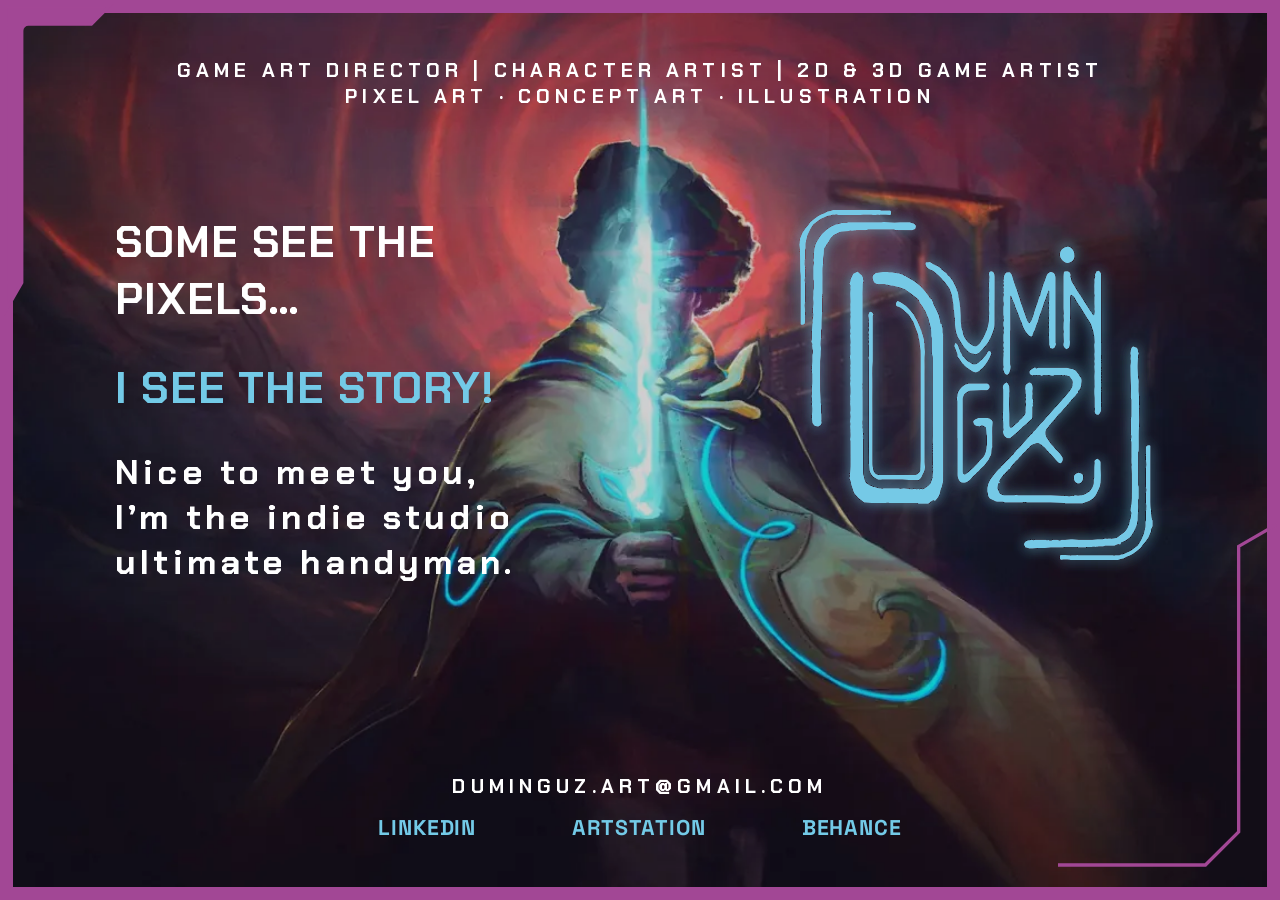
<file: index.html>
<!DOCTYPE html>
<html lang="en">
<head>
<meta charset="utf-8">
<meta name="viewport" content="width=device-width, initial-scale=1">
<title>João Duminguz — Game Art Director</title>
<meta name="description" content="Game Art Director, Character Artist, 2D and 3D game artist. Pixel art, concept art and illustration. The indie studio ultimate handyman.">

<meta property="og:title" content="João Duminguz — Game Art Director">
<meta property="og:description" content="Some see the pixels… I see the story.">
<meta property="og:image" content="https://duminguz.art/img/hero/backdrop.webp">
<meta property="og:url" content="https://duminguz.art/">
<meta name="twitter:card" content="summary_large_image">

<link rel="preconnect" href="https://fonts.googleapis.com">
<link rel="preconnect" href="https://fonts.gstatic.com" crossorigin>
<link href="https://fonts.googleapis.com/css2?family=Space+Grotesk:wght@400;500;700&family=Chakra+Petch:wght@300;500;600;700&display=swap" rel="stylesheet">

<link rel="stylesheet" href="css/brand.css">
<link rel="stylesheet" href="css/hero.css">
</head>

<body class="dgz-hero">

<!-- =====================================================================
     DGZ_homePage2, authored at 1920 x 1080.

     The page is NOT a 16:9 stage that scales whole any more. It fills the
     viewport and the composition anchors: the pitch holds the left edge, the
     mark holds the right, everything else stays centred, and the art covers
     from the top. Type comes from the named scale in brand.css.
     ===================================================================== -->
<main class="stage">

  <picture>
      <source media="(max-aspect-ratio: 1/1)"
              srcset="img/hero/backdrop-portrait-540.webp 540w,
                      img/hero/backdrop-portrait-720.webp 720w,
                      img/hero/backdrop-portrait.webp 1080w"
              sizes="100vw">
      <img class="stage__bg"
           src="img/hero/backdrop.webp"
           srcset="img/hero/backdrop-640.webp 640w,
                   img/hero/backdrop-1024.webp 1024w,
                   img/hero/backdrop-1440.webp 1440w,
                   img/hero/backdrop.webp 1920w"
           sizes="100vw"
           alt="" aria-hidden="true" width="1920" height="1080">
  </picture>

  <p class="stage__roles dgz-caption">
    Game Art Director | Character Artist | 2D &amp; 3D Game Artist<br>
    Pixel Art &middot; Concept Art &middot; Illustration
  </p>

  <div class="stage__pitch">
    <!-- Two blocks, not one wrapped line. The break after "pixels..." is
         authored, and the second half is set in sky blue. -->
    <h1 class="dgz-h2">
      <span class="stage__pitch-a">Some see the<br>pixels&hellip;</span>
      <span class="stage__pitch-b">I see the story!</span>
    </h1>
    <p class="dgz-sub">Nice to meet you,<br>I&rsquo;m the indie studio<br>ultimate handyman.</p>
  </div>

  <!-- The neon mark is three stacked groups; that is how the glow is built. -->
  <div class="stage__logo">
    <img src="img/hero/logo-a.svg" alt="Duminguz">
    <img src="img/hero/logo-b.svg" alt="" aria-hidden="true">
    <img src="img/hero/logo-c.svg" alt="" aria-hidden="true">
  </div>

  <!-- Frame_window. Rectangle is the CSS border; Detail1 and Details2 are the
       two drawn vectors, at opposite corners. The whole group rotates 90 on
       portrait, so it lives in its own box. -->
  <div class="stage__frame" aria-hidden="true"></div>
  <div class="stage__details" aria-hidden="true">
    <span class="stage__detail stage__detail--a"></span>
    <span class="stage__detail stage__detail--b"></span>
  </div>

  <!-- The foot belongs to the WINDOW, not to the painting. When the backdrop
       is cropped at the bottom, anything pinned to the artwork goes off screen
       with it -- and a contact address that scrolls out of reach is a bug, not
       a composition. -->
  <div class="stage__foot">
    <a class="stage__mail dgz-caption" href="mailto:duminguz.art@gmail.com">duminguz.art@gmail.com</a>

    <nav class="stage__links" aria-label="Profiles">
      <a class="is-linkedin dgz-button"   href="https://www.linkedin.com/in/duminguz/" target="_blank" rel="noopener">LinkedIn</a>
      <a class="is-artstation dgz-button" href="https://www.artstation.com/joaoduminguz" target="_blank" rel="noopener">ArtStation</a>
      <a class="is-behance dgz-button"    href="https://www.behance.net/duminguz" target="_blank" rel="noopener">Behance</a>
    </nav>
  </div>

</main>

</body>
</html>
</file>
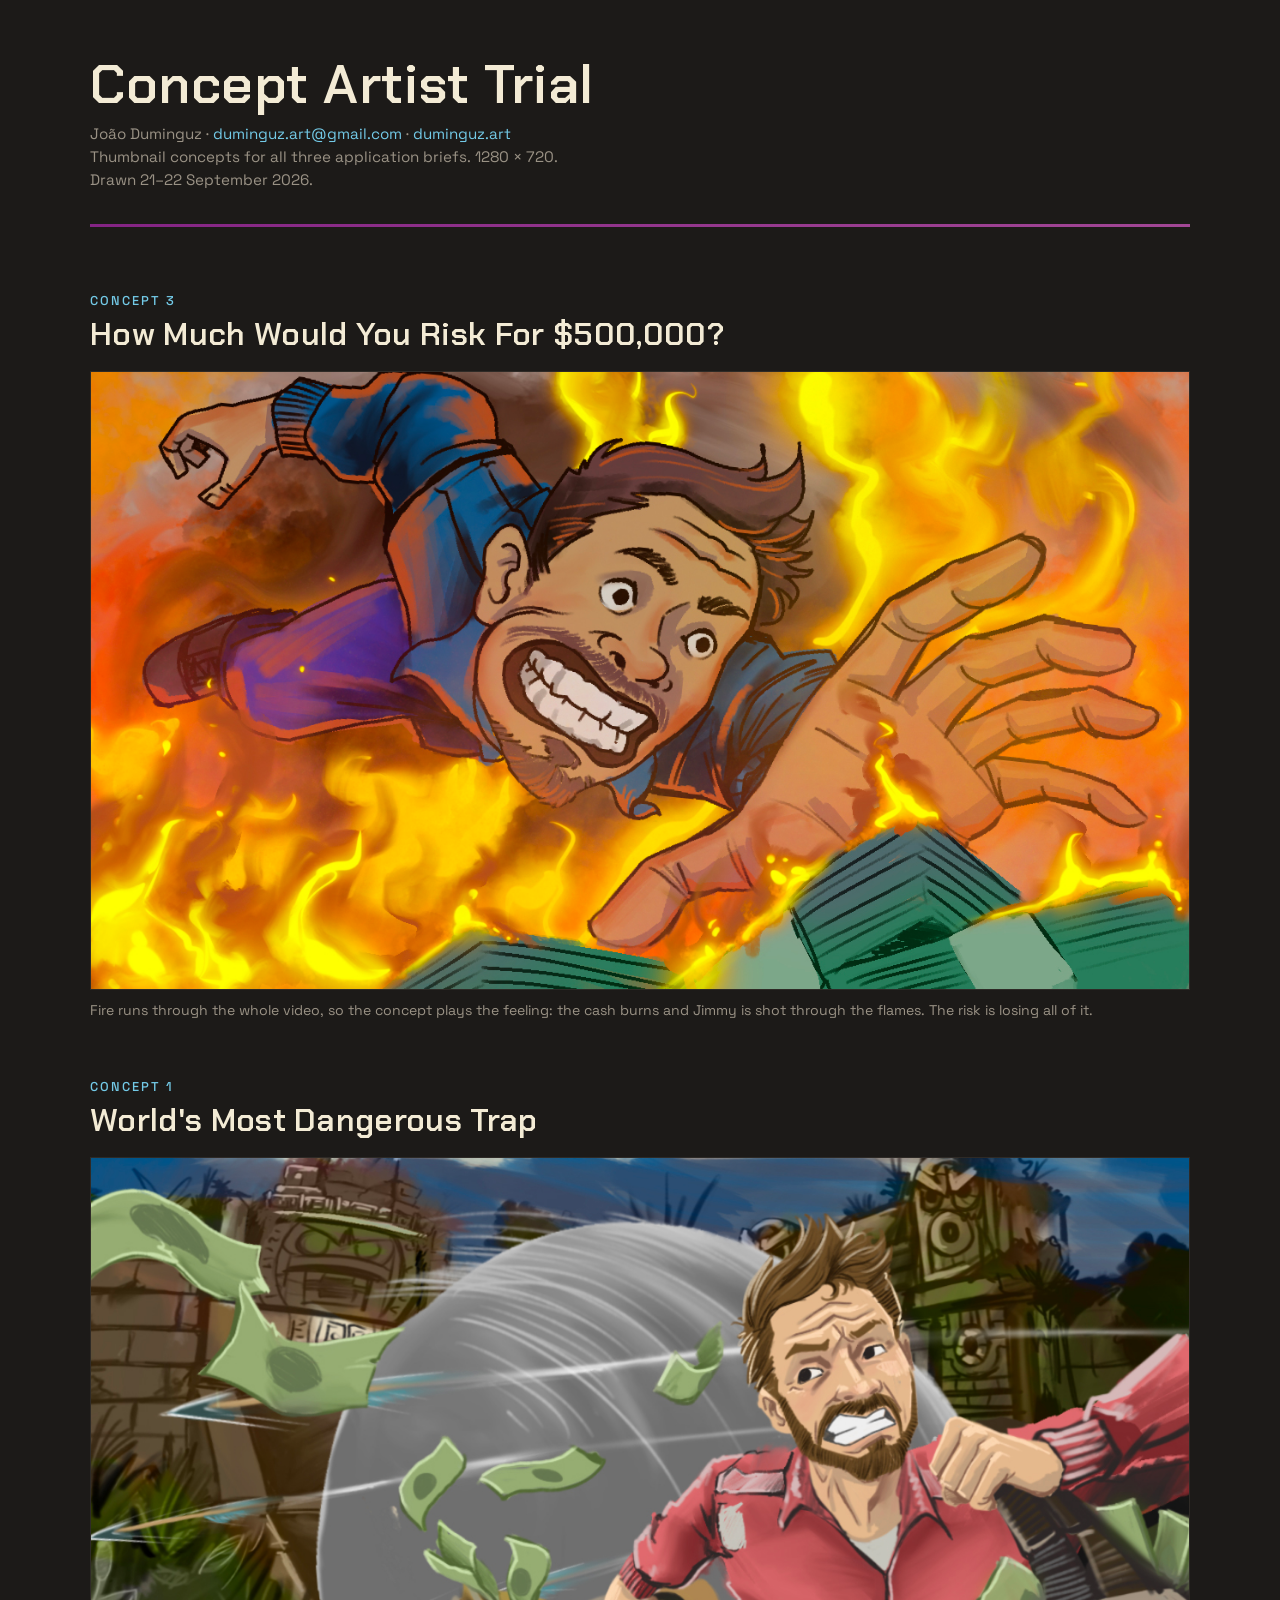
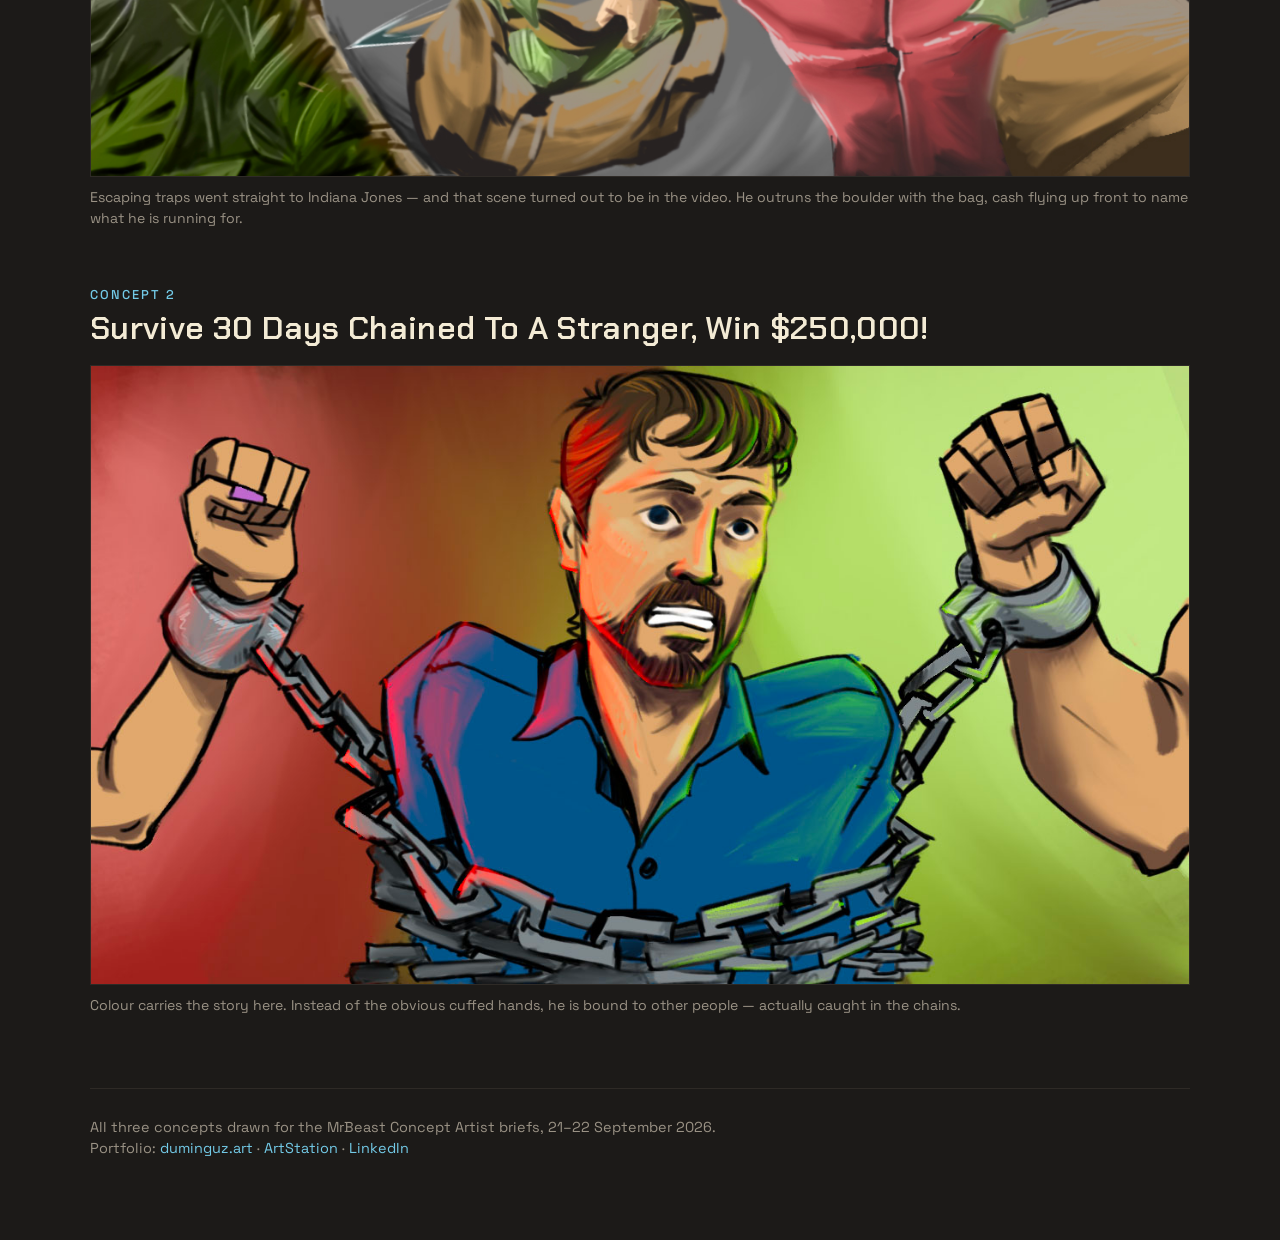
<file: mrbeast/index.html>
<!DOCTYPE html>
<html lang="en">
<head>
<meta charset="utf-8">
<meta name="viewport" content="width=device-width, initial-scale=1">
<meta name="robots" content="noindex, nofollow">
<title>Concept Artist Trial — João Duminguz</title>
<meta name="description" content="Thumbnail concepts submitted for the MrBeast Concept Artist application briefs.">

<link rel="preconnect" href="https://fonts.googleapis.com">
<link rel="preconnect" href="https://fonts.gstatic.com" crossorigin>
<link href="https://fonts.googleapis.com/css2?family=Space+Grotesk:wght@400;500;700&family=Chakra+Petch:wght@300;500;600;700&display=swap" rel="stylesheet">
<link rel="stylesheet" href="../css/brand.css">

<style>
  *, *::before, *::after { box-sizing: border-box; }

  body {
    margin: 0;
    padding: 0 20px 80px;
    background: var(--dgz-ink);
    color: var(--dgz-bone);
    font-family: var(--dgz-font-body);
    line-height: 1.5;
  }

  .wrap { max-width: 1100px; margin: 0 auto; }

  header { padding: 56px 0 8px; }

  h1 {
    margin: 0 0 10px;
    font-family: var(--dgz-font-display);
    font-weight: 600;
    font-size: clamp(2rem, 5vw, 3.4rem);
    line-height: 1.05;
    letter-spacing: .01em;
  }

  .meta { margin: 0; color: var(--dgz-fg-dim); font-size: .95rem; }
  .meta a { color: var(--dgz-blue); text-decoration: none; }
  .meta a:hover { text-decoration: underline; }

  hr {
    height: 3px; border: 0; margin: 32px 0 0;
    background: linear-gradient(90deg, var(--dgz-purple), var(--dgz-orchid));
  }

  figure { margin: 56px 0 0; }

  .eyebrow {
    display: block;
    margin: 0 0 6px;
    font-size: .8rem;
    font-weight: 500;
    letter-spacing: .16em;
    text-transform: uppercase;
    color: var(--dgz-blue);
  }

  h2 {
    margin: 0 0 18px;
    font-family: var(--dgz-font-display);
    font-weight: 600;
    font-size: clamp(1.3rem, 2.6vw, 2rem);
    line-height: 1.15;
    color: var(--dgz-bone);
  }

  figure img {
    display: block;
    width: 100%;
    height: auto;
    border: 1px solid var(--dgz-rule);
  }

  figcaption { margin-top: 10px; font-size: .88rem; color: var(--dgz-fg-dim); }

  footer {
    margin-top: 72px;
    padding-top: 28px;
    border-top: 1px solid var(--dgz-rule);
    font-size: .9rem;
    color: var(--dgz-fg-dim);
  }
  footer a { color: var(--dgz-blue); text-decoration: none; }
  footer a:hover { text-decoration: underline; }
</style>
</head>

<body>
<div class="wrap">

  <header>
    <h1>Concept Artist Trial</h1>
    <p class="meta">
      João Duminguz ·
      <a href="mailto:duminguz.art@gmail.com">duminguz.art@gmail.com</a> ·
      <a href="https://duminguz.art/">duminguz.art</a>
    </p>
    <p class="meta">Thumbnail concepts for all three application briefs. 1280 × 720.<br>
       Drawn 21–22 September 2026.</p>
    <hr>
  </header>

  <figure>
    <span class="eyebrow">Concept 3</span>
    <h2>How Much Would You Risk For $500,000?</h2>
    <img src="../img/mrbeast/concept-03-risk.jpg"
         alt="Thumbnail concept: Jimmy diving through fire, hand thrust toward camera, reaching for stacks of cash."
         width="1280" height="720">
    <figcaption>Fire runs through the whole video, so the concept plays the feeling: the cash burns and Jimmy is shot through the flames. The risk is losing all of it.</figcaption>
  </figure>

  <figure>
    <span class="eyebrow">Concept 1</span>
    <h2>World's Most Dangerous Trap</h2>
    <img src="../img/mrbeast/concept-01-trap.jpg"
         alt="Thumbnail concept: Jimmy running toward camera with bags of cash while a boulder rolls behind him through a temple."
         width="1280" height="720">
    <figcaption>Escaping traps went straight to Indiana Jones — and that scene turned out to be in the video. He outruns the boulder with the bag, cash flying up front to name what he is running for.</figcaption>
  </figure>

  <figure>
    <span class="eyebrow">Concept 2</span>
    <h2>Survive 30 Days Chained To A Stranger, Win $250,000!</h2>
    <img src="../img/mrbeast/concept-02-chained.jpg"
         alt="Thumbnail concept: Jimmy wrapped in chains, both fists raised, against a split red and green background."
         width="1280" height="720">
    <figcaption>Colour carries the story here. Instead of the obvious cuffed hands, he is bound to other people — actually caught in the chains.</figcaption>
  </figure>

  <footer>
    All three concepts drawn for the MrBeast Concept Artist briefs, 21–22 September 2026.<br>
    Portfolio: <a href="https://duminguz.art/">duminguz.art</a> ·
    <a href="https://www.artstation.com/joaoduminguz">ArtStation</a> ·
    <a href="https://www.linkedin.com/in/duminguz/">LinkedIn</a>
  </footer>

</div>
</body>
</html>
</file>
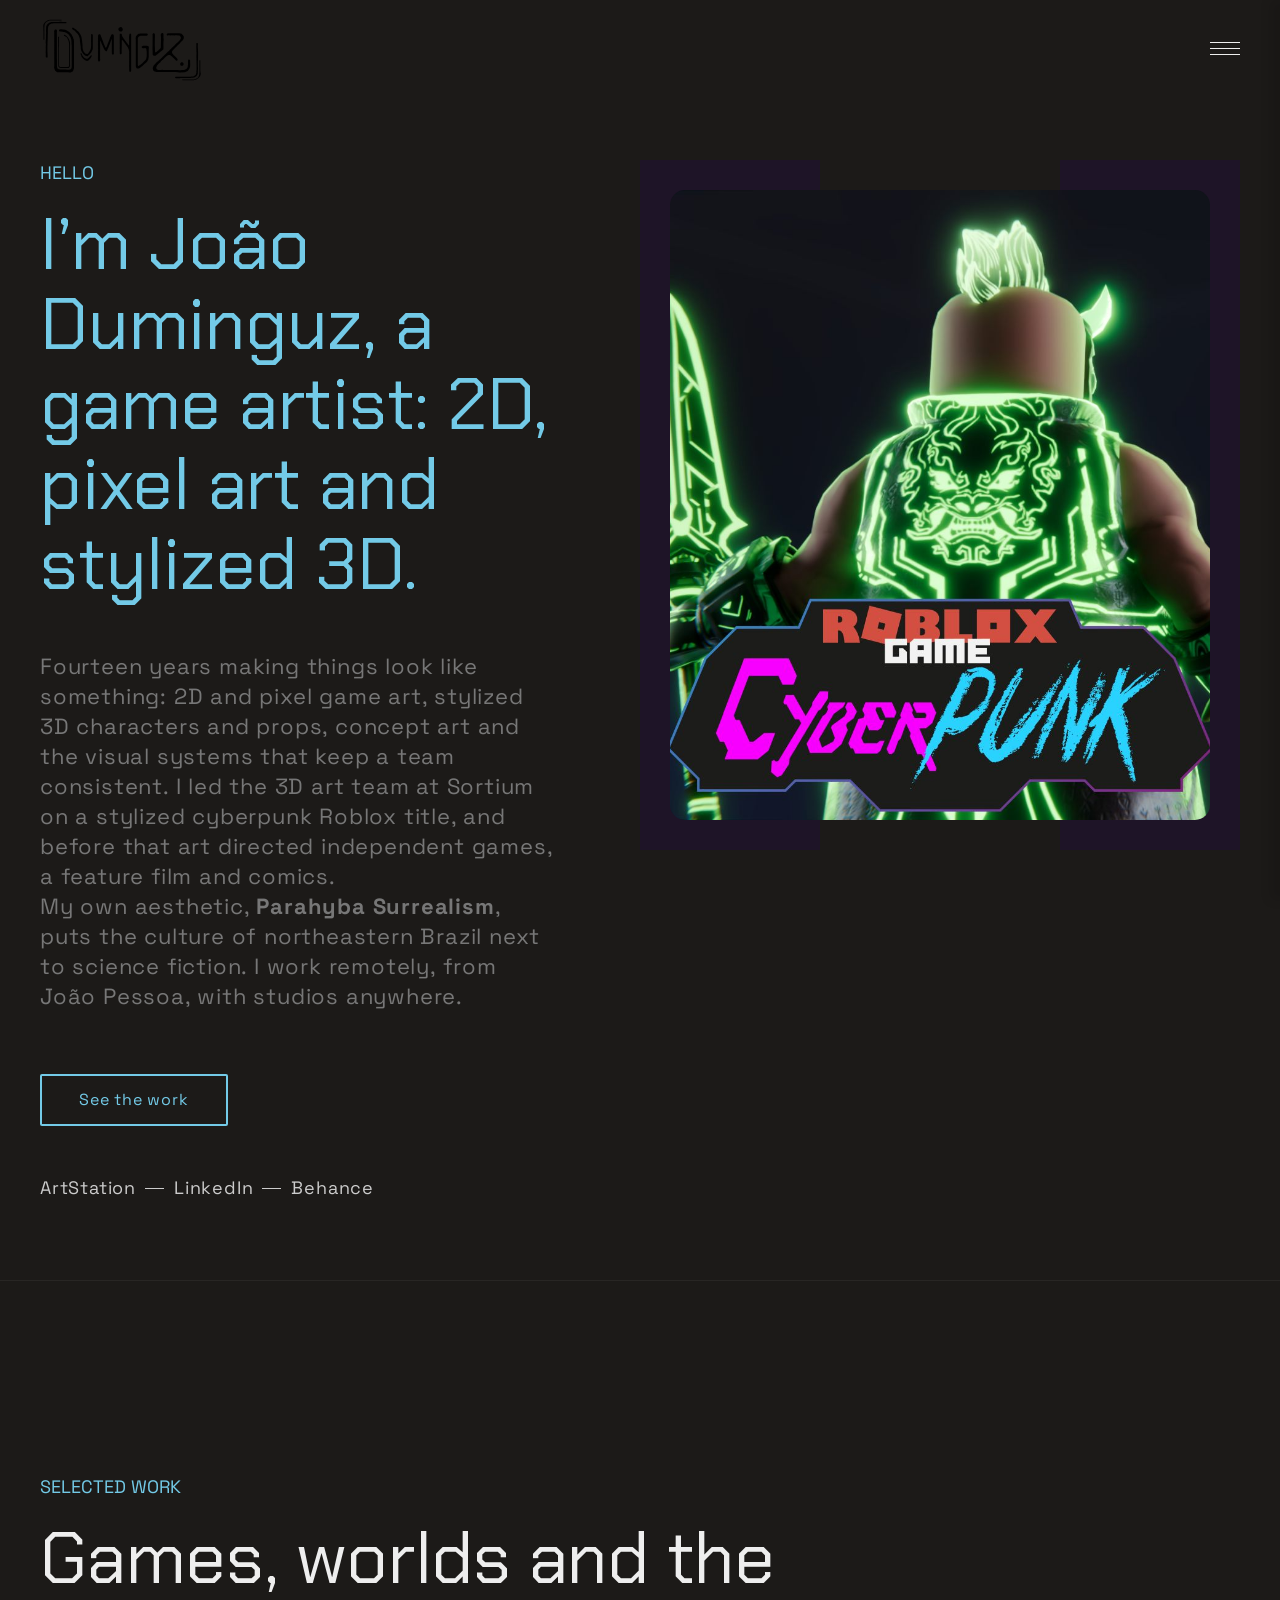
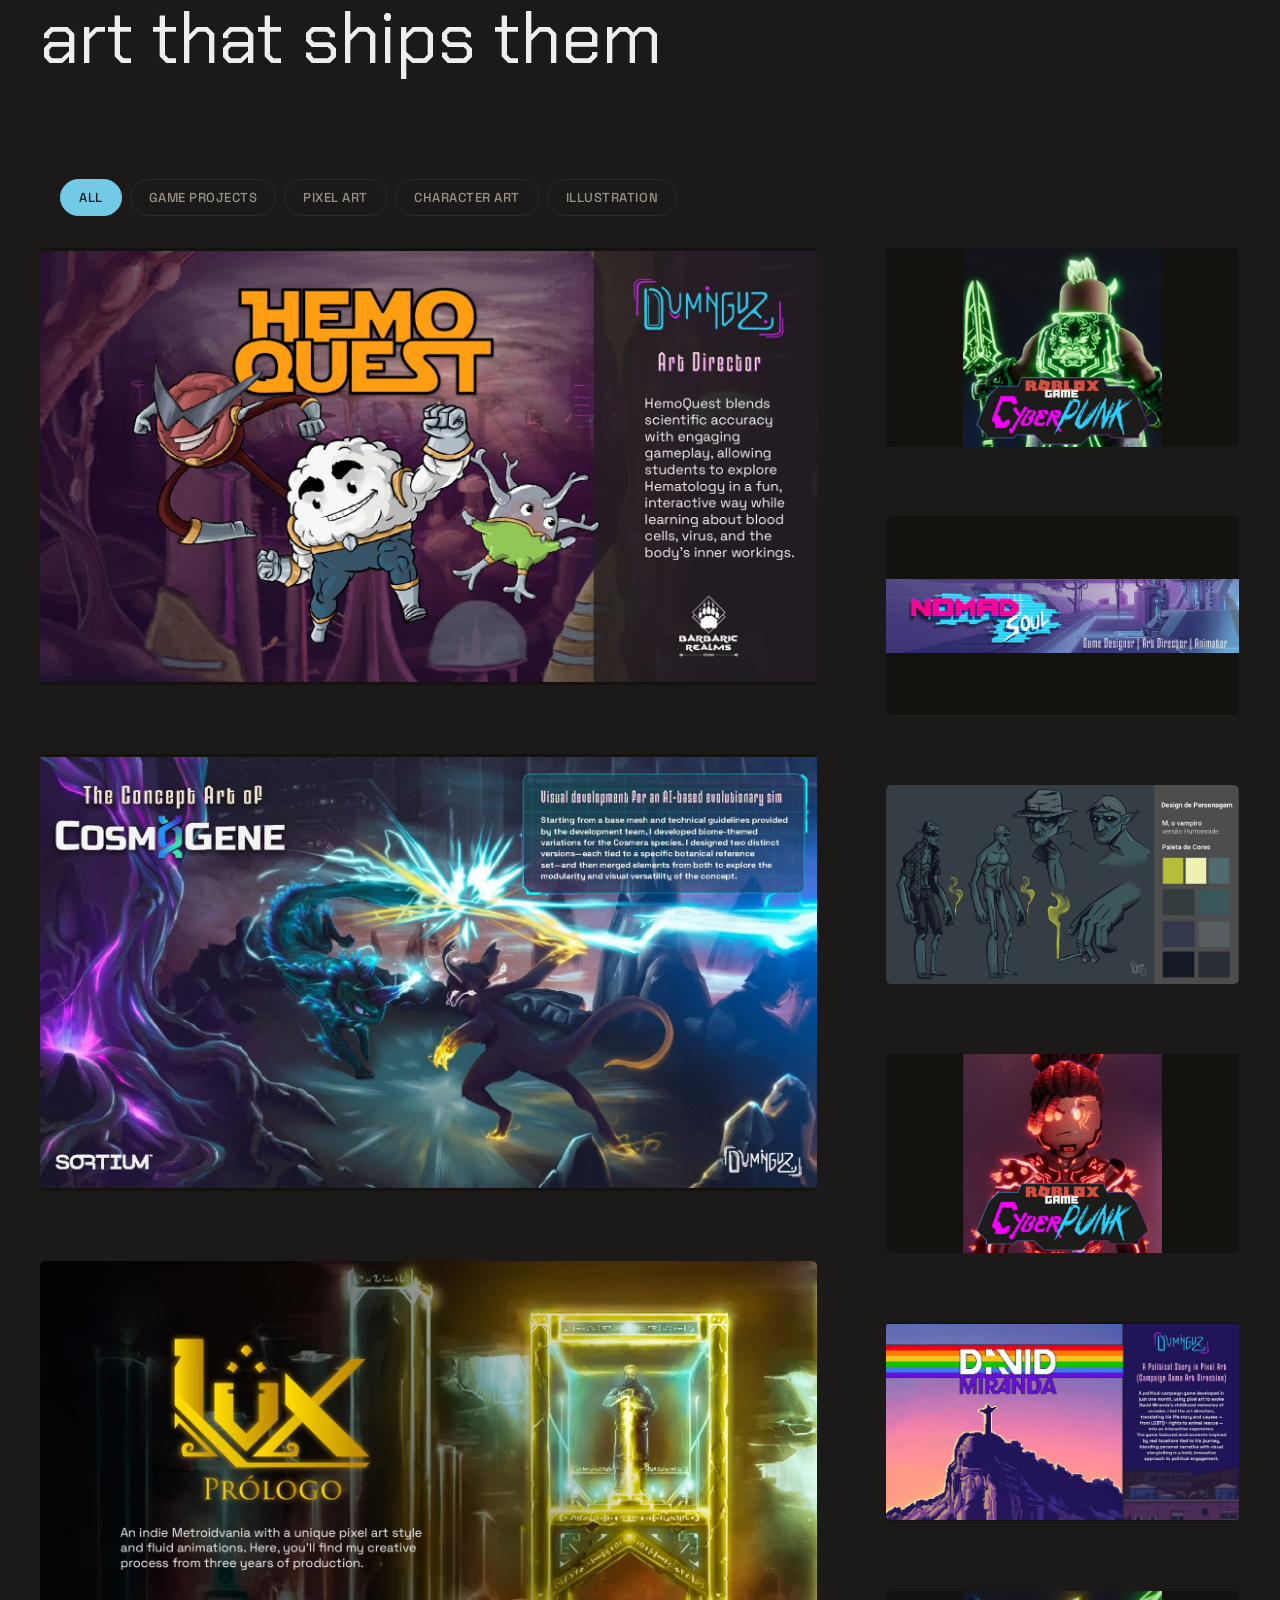
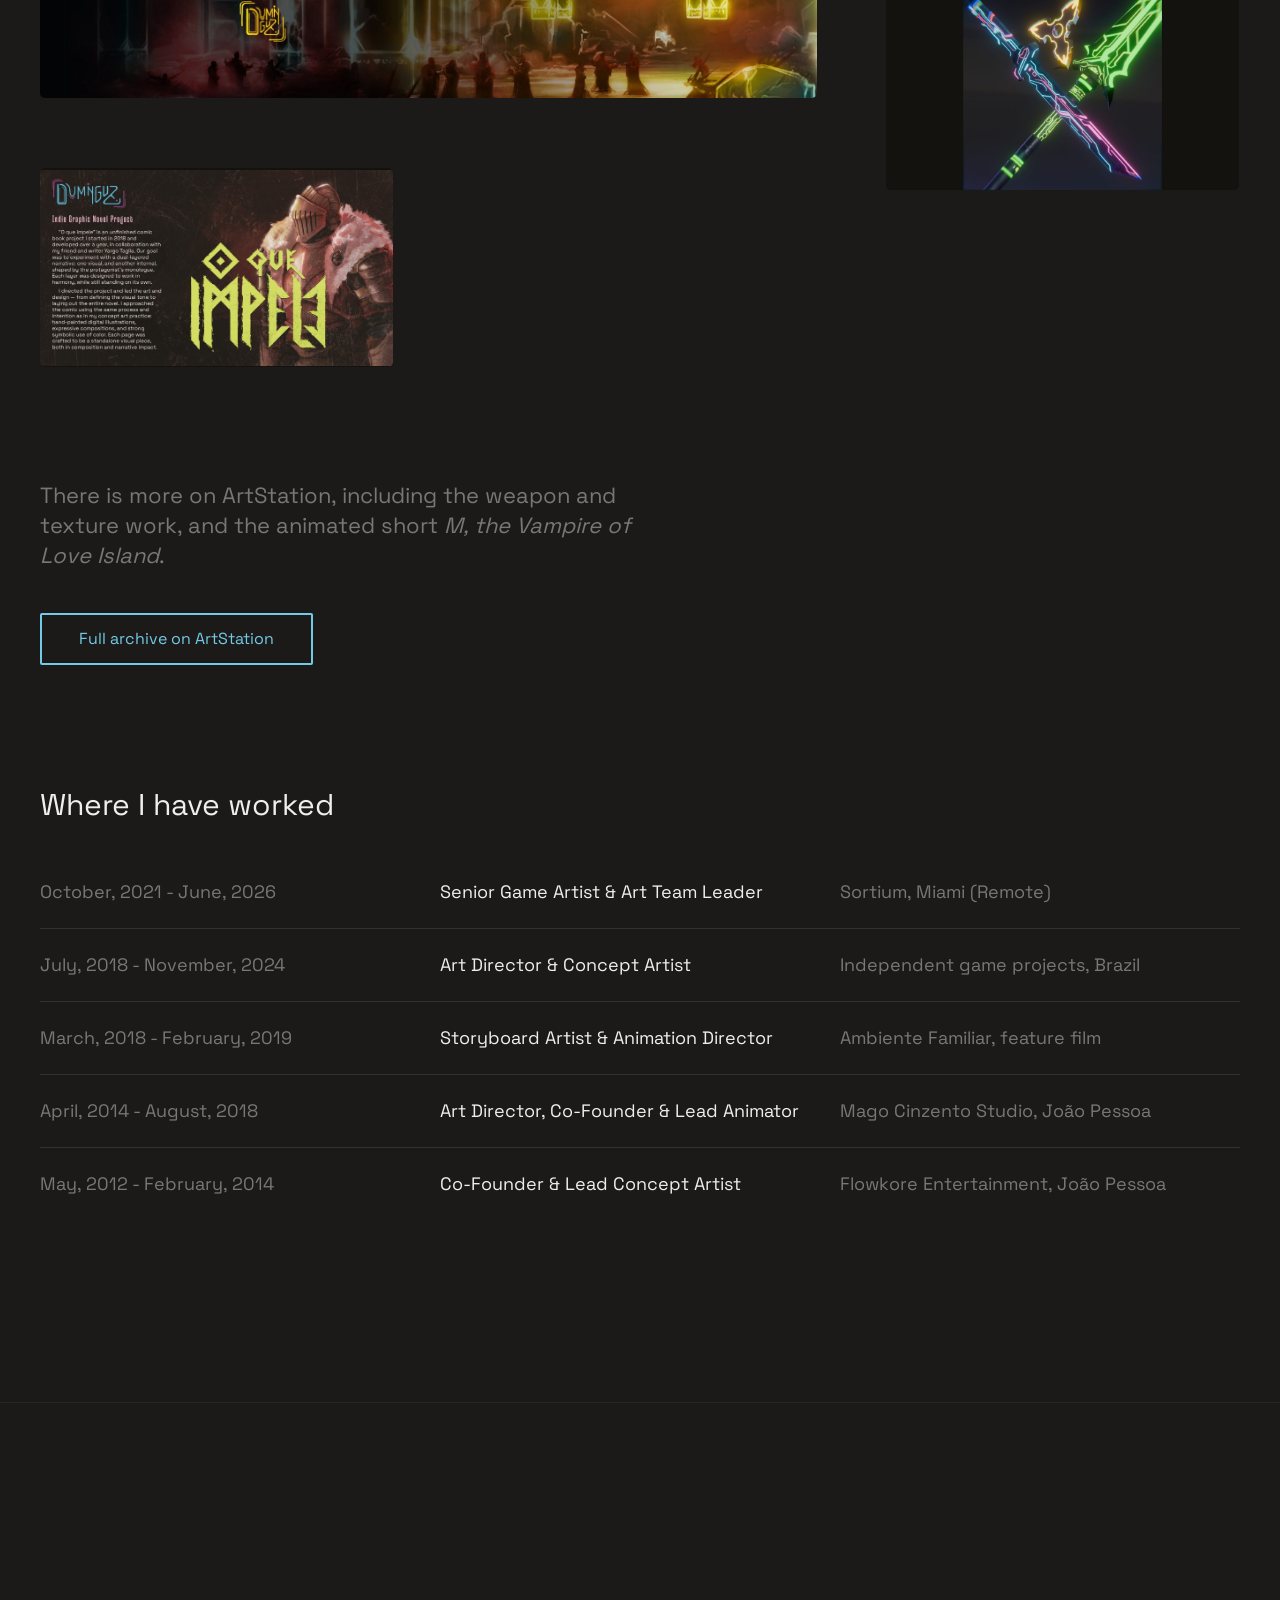
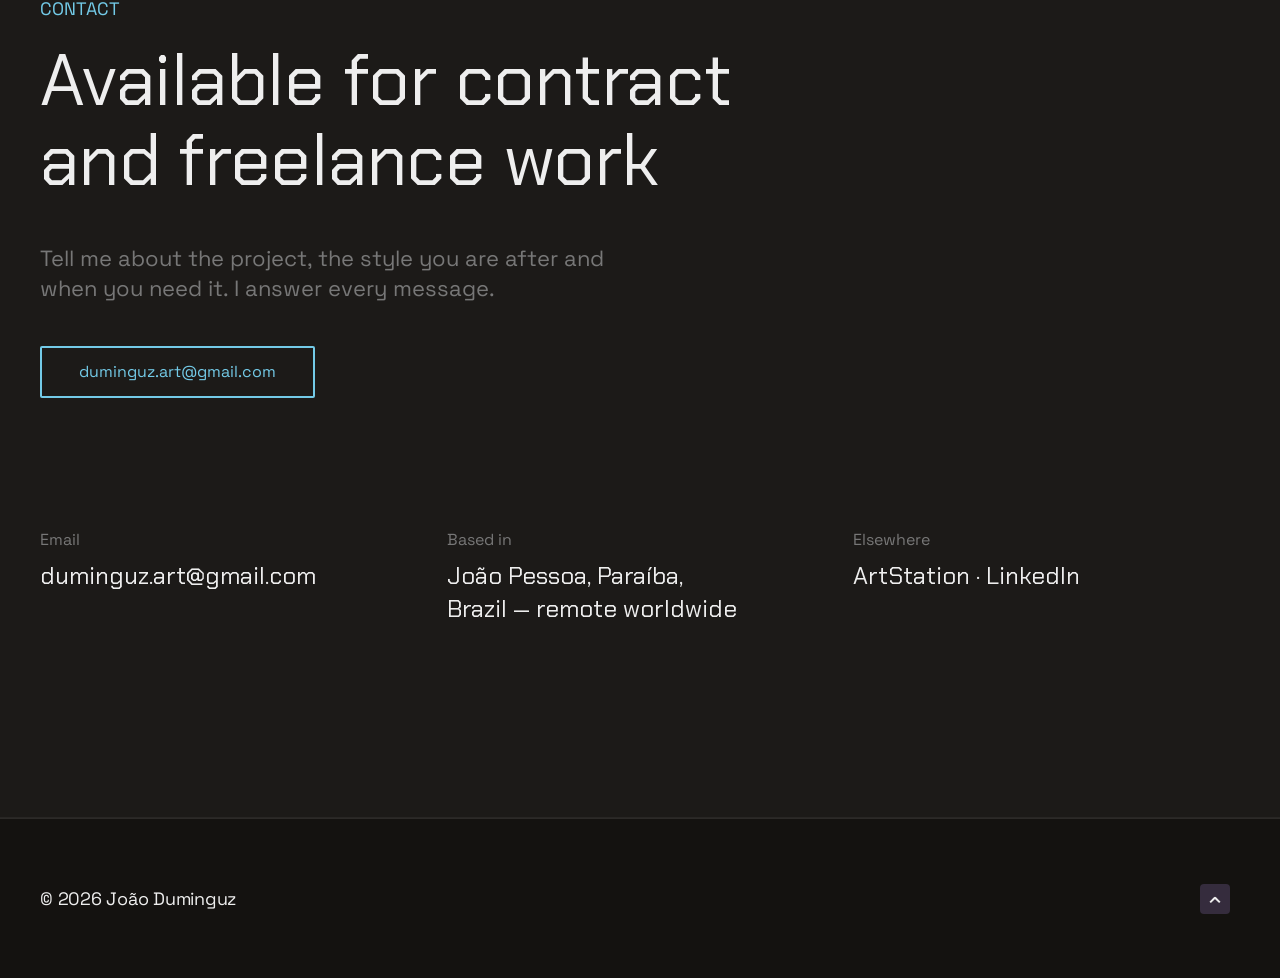
<file: work.html>
<!DOCTYPE html>
<!--[if lt IE 7 ]><html class="ie ie6" lang="en"> <![endif]-->
<!--[if IE 7 ]><html class="ie ie7" lang="en"> <![endif]-->
<!--[if IE 8 ]><html class="ie ie8" lang="en"> <![endif]-->
<!--[if (gte IE 9)|!(IE)]><!--><html lang="en"> <!--<![endif]-->

<head>

<meta http-equiv="Content-Type" content="text/html; charset=utf-8" />

<meta name="description" content="Joao Duminguz, game artist and art director from Paraiba, Brazil. 2D and pixel game art, stylized 3D characters and props, art direction.">
<meta name="author" content="Joao Duminguz">

<meta property="og:type" content="website">
<meta property="og:title" content="Joao Duminguz, Game Artist and Art Director">
<meta property="og:description" content="2D and pixel game art, stylized 3D characters and props, art direction. Based in Paraiba, Brazil, working remotely.">
<meta property="og:url" content="https://duminguz.art/">
<meta property="og:image" content="https://duminguz.art/img/portfolio/cosmogene.jpg">
<meta name="theme-color" content="#1C1A18">

<meta name="viewport" content="width=device-width, initial-scale=1">

<title>Joao Duminguz | Game Artist, 2D, Pixel Art and Stylized 3D</title>


<link rel="preconnect" href="https://fonts.googleapis.com">
<link rel="preconnect" href="https://fonts.gstatic.com" crossorigin>
<link href="https://fonts.googleapis.com/css2?family=Space+Grotesk:wght@400;500;700&family=Chakra+Petch:wght@300;500;600;700&display=swap" rel="stylesheet">

<!-- STYLES -->
<link rel="stylesheet" type="text/css" href="css/base.css" />
<link rel="stylesheet" type="text/css" href="css/fontello.css" />
<link rel="stylesheet" type="text/css" href="css/swiper.css" />
<link rel="stylesheet" type="text/css" href="css/magnific-popup.css" />
<link rel="stylesheet" type="text/css" href="css/style.css" />
<link rel="stylesheet" type="text/css" href="css/brand.css" />
<!--[if lt IE 9]> <script type="text/javascript" src="js/modernizr.custom.js"></script> <![endif]-->
<!-- /STYLES -->

</head>

<body>
<!-- WRAPPER ALL -->
<div class="awilo_fn_wrapper">


	<!-- HEADER -->
	<div class="awilo_fn_header">
		<div class="logo">
			<a href="index.html"><img class="desktop_logo" src="img/logo-duminguz.svg" alt="Duminguz" /></a>
		</div>
		<div class="hamburger_rapper">
			<div class="hamburger hamburger--spring">
				<div class="hamburger-box">
					<div class="hamburger-inner"></div>
				</div>
			</div>
		</div>
	</div>
	<!-- /HEADER -->

	<!-- OPENED HEADER -->
	<div class="awilo_fn_sidebar_header">
		<div class="header_inner">
			<div class="closer"></div>
			<div class="menu_logo">
				<a href="index.html"><img class="desktop_logo" src="img/logo-duminguz.svg" alt="Duminguz" /></a>
			</div>
			<div class="menu_nav">
				<div>
					<ul class="vert_nav">
							<li><a href="#about">About</a></li>
							<li><a href="#portfolio">Work</a></li>
							<li><a href="#contact">Contact</a></li>
						</ul>
				</div>
			</div>

			<div class="social_list">
				<ul>
					<li><a href="https://www.linkedin.com/in/duminguz/" target="_blank" rel="noopener"><i class="xcon-linkedin"></i></a></li>
					<li><a href="https://www.behance.net/duminguz" target="_blank" rel="noopener"><i class="xcon-behance"></i></a></li>
				</ul>
			</div>
		</div>
	</div>
	<!-- /OPENED HEADER -->

	<!-- CONTENT -->
	<div class="awilo_fn_content">



		<!-- Section: ABOUT -->
		<section id="about">
			<div class="container wide">

				<!-- Shortcode: About -->
				<div class="awilo_fn_about">
					<div class="about_in">
						<div class="about_left">
							<div class="l_inner">
								<div class="about_title">
									<h5>Hello</h5>
									<h3>I&rsquo;m Jo&atilde;o Duminguz, a game artist: 2D, pixel art and stylized 3D.</h3>
								</div>
								<div class="about_desc">
									<p>Fourteen years making things look like something: 2D and pixel game art, stylized 3D characters and props, concept art and the visual systems that keep a team consistent. I led the 3D art team at Sortium on a stylized cyberpunk Roblox title, and before that art directed independent games, a feature film and comics.</p>
									<p>My own aesthetic, <strong>Parahyba Surrealism</strong>, puts the culture of northeastern Brazil next to science fiction. I work remotely, from Jo&atilde;o Pessoa, with studios anywhere.</p>
								</div>
								<div class="about_btn">
									<a href="#portfolio" class="awilo_fn_main_button">
										<span>See the work</span>
										<span>See the work</span>
									</a>
								</div>
								<div class="about_social">
									<ul>
										<li><a href="https://www.artstation.com/joaoduminguz" target="_blank" rel="noopener">ArtStation</a></li>
										<li><a href="https://www.linkedin.com/in/duminguz/" target="_blank" rel="noopener">LinkedIn</a></li>
										<li><a href="https://www.behance.net/duminguz" target="_blank" rel="noopener">Behance</a></li>
									</ul>
								</div>
							</div>
						</div>
						<div class="about_right">
							<div class="r_inner" id="scene">
								<div class="layer about_img" data-depth="0.5">
									<img src="img/thumb/thumb-600-700.jpg" alt="" />
									<!-- TODO Phase 1: replace with a portrait or the 3D avatar when one exists -->
									<div class="awilo_fn_abs_img" data-bg-img="img/portfolio/rot.jpg"></div>
								</div>
								<div class="layer about_border" data-depth="0.3">
									<img src="img/thumb/thumb-600-700.jpg" alt="" />
								</div>
							</div>
						</div>
					</div>
				</div>
				<!-- /Shortcode: About -->


			</div>
		</section>
		<!-- /Section: ABOUT -->


		<!-- Divider -->
		<div class="awilo_fn_divider"></div>
		<!-- /Divider -->


		<!-- Section: Portfolio -->
		<section id="portfolio">
			<div class="container wide">

				<!-- Shortcode: Title with Description -->
				<div class="awilo_fn_title">
					<h5>Selected work</h5>
					<h3>Games, worlds and the art that ships them</h3>
				</div>
				<!-- /Shortcode: Title with Description -->


				<!-- Shortcode: Portfolio Grid -->
				<!-- li extra classes: tmwide25 - 25%, tmwide33 - 33.(3)%, tmwide50 - 50%, tmwide66 - 66,(6)%,tmwide75 - 75%, tmwide100 - 100% --->
				<!-- f-* classes are the portfolio slots; a tile may carry more than one -->
				<div class="dgz_filter">
					<button type="button" class="dgz_filter_btn active" data-filter="*">All</button>
					<button type="button" class="dgz_filter_btn" data-filter=".f-games">Game Projects</button>
					<button type="button" class="dgz_filter_btn" data-filter=".f-pixel">Pixel Art</button>
					<button type="button" class="dgz_filter_btn" data-filter=".f-character">Character Art</button>
					<button type="button" class="dgz_filter_btn" data-filter=".f-illustration">Illustration</button>
				</div>

				<div class="awilo_fn_portfolio_grid">
					<ul class="awilo_fn_masonry">
						<li class="grid-sizer"></li>

						<li class="awilo_fn_masonry_in f-games tmwide66">
							<div class="list_item">
								<div class="img_holder">
									<img src="img/thumb/thumb-420-420.jpg" alt="" />
									<div class="awilo_fn_abs_img" data-bg-img="img/portfolio/hemo-quest.jpg"></div>
								</div>
								<div class="title_holder">
									<div class="title_abs"><div class="layer" data-depth="0.3"></div></div>
									<div class="title_cat">
										<p>
											<span class="awilo_fn_circle_link">2D Game Art</span>
											<span class="sep">/</span>
											<span class="awilo_fn_circle_link">Art Direction</span>
										</p>
									</div>
									<div class="title_name">
										<h3><a href="https://www.artstation.com/artwork/XJYzYl" target="_blank" rel="noopener">Hemo Quest, mobile game</a></h3>
									</div>
								</div>
							</div>
						</li>

						<li class="awilo_fn_masonry_in f-character">
							<div class="list_item">
								<div class="img_holder">
									<img src="img/thumb/thumb-420-420.jpg" alt="" />
									<div class="awilo_fn_abs_img" data-bg-img="img/portfolio/rot.jpg"></div>
								</div>
								<div class="title_holder">
									<div class="title_abs"><div class="layer" data-depth="0.3"></div></div>
									<div class="title_cat">
										<p>
											<span class="awilo_fn_circle_link">3D Character</span>
											<span class="sep">/</span>
											<span class="awilo_fn_circle_link">Game Ready</span>
										</p>
									</div>
									<div class="title_name">
										<h3><a href="https://www.artstation.com/artwork/NrGllD" target="_blank" rel="noopener">Rot, stylized cyberpunk character</a></h3>
									</div>
								</div>
							</div>
						</li>

						<li class="awilo_fn_masonry_in f-pixel f-games">
							<div class="list_item">
								<div class="img_holder">
									<img src="img/thumb/thumb-420-420.jpg" alt="" />
									<div class="awilo_fn_abs_img" data-bg-img="img/portfolio/nomad-soul-zero.jpg"></div>
								</div>
								<div class="title_holder">
									<div class="title_abs"><div class="layer" data-depth="0.3"></div></div>
									<div class="title_cat">
										<p>
											<span class="awilo_fn_circle_link">Pixel Art</span>
											<span class="sep">/</span>
											<span class="awilo_fn_circle_link">Shipped Game</span>
										</p>
									</div>
									<div class="title_name">
										<h3><a href="https://www.artstation.com/artwork/4Nzod2" target="_blank" rel="noopener">Nomad Soul Zero</a></h3>
									</div>
								</div>
							</div>
						</li>

						<li class="awilo_fn_masonry_in f-illustration f-games tmwide66">
							<div class="list_item">
								<div class="img_holder">
									<img src="img/thumb/thumb-420-420.jpg" alt="" />
									<div class="awilo_fn_abs_img" data-bg-img="img/portfolio/cosmogene.jpg"></div>
								</div>
								<div class="title_holder">
									<div class="title_abs"><div class="layer" data-depth="0.3"></div></div>
									<div class="title_cat">
										<p>
											<span class="awilo_fn_circle_link">Concept Art</span>
											<span class="sep">/</span>
											<span class="awilo_fn_circle_link">Creature Design</span>
										</p>
									</div>
									<div class="title_name">
										<h3><a href="https://www.artstation.com/artwork/AZLXZz" target="_blank" rel="noopener">The Concept Art of Cosmogene</a></h3>
									</div>
								</div>
							</div>
						</li>

						<li class="awilo_fn_masonry_in f-illustration">
							<div class="list_item">
								<div class="img_holder">
									<img src="img/thumb/thumb-420-420.jpg" alt="" />
									<div class="awilo_fn_abs_img" data-bg-img="img/portfolio/m-vampire.jpg"></div>
								</div>
								<div class="title_holder">
									<div class="title_abs"><div class="layer" data-depth="0.3"></div></div>
									<div class="title_cat">
										<p>
											<span class="awilo_fn_circle_link">Visual Development</span>
											<span class="sep">/</span>
											<span class="awilo_fn_circle_link">Art Direction</span>
										</p>
									</div>
									<div class="title_name">
										<h3><a href="https://www.artstation.com/artwork/eR2k9Y" target="_blank" rel="noopener">M, the Vampire of Love Island</a></h3>
									</div>
								</div>
							</div>
						</li>

						<li class="awilo_fn_masonry_in f-character">
							<div class="list_item">
								<div class="img_holder">
									<img src="img/thumb/thumb-420-420.jpg" alt="" />
									<div class="awilo_fn_abs_img" data-bg-img="img/portfolio/gallows.jpg"></div>
								</div>
								<div class="title_holder">
									<div class="title_abs"><div class="layer" data-depth="0.3"></div></div>
									<div class="title_cat">
										<p>
											<span class="awilo_fn_circle_link">3D Character</span>
											<span class="sep">/</span>
											<span class="awilo_fn_circle_link">Game Ready</span>
										</p>
									</div>
									<div class="title_name">
										<h3><a href="https://www.artstation.com/artwork/RqnwJA" target="_blank" rel="noopener">Gallows, cyberpunk character</a></h3>
									</div>
								</div>
							</div>
						</li>

						<li class="awilo_fn_masonry_in f-pixel f-games tmwide66">
							<div class="list_item">
								<div class="img_holder">
									<img src="img/thumb/thumb-420-420.jpg" alt="" />
									<div class="awilo_fn_abs_img" data-bg-img="img/portfolio/lux-prologue.jpg"></div>
								</div>
								<div class="title_holder">
									<div class="title_abs"><div class="layer" data-depth="0.3"></div></div>
									<div class="title_cat">
										<p>
											<span class="awilo_fn_circle_link">Pixel Art</span>
											<span class="sep">/</span>
											<span class="awilo_fn_circle_link">Animation</span>
										</p>
									</div>
									<div class="title_name">
										<h3><a href="https://www.artstation.com/artwork/36B6m" target="_blank" rel="noopener">Lux, Prologue</a></h3>
									</div>
								</div>
							</div>
						</li>

						<li class="awilo_fn_masonry_in f-pixel f-games">
							<div class="list_item">
								<div class="img_holder">
									<img src="img/thumb/thumb-420-420.jpg" alt="" />
									<div class="awilo_fn_abs_img" data-bg-img="img/portfolio/david-miranda.jpg"></div>
								</div>
								<div class="title_holder">
									<div class="title_abs"><div class="layer" data-depth="0.3"></div></div>
									<div class="title_cat">
										<p>
											<span class="awilo_fn_circle_link">Pixel Art</span>
											<span class="sep">/</span>
											<span class="awilo_fn_circle_link">Character Design</span>
										</p>
									</div>
									<div class="title_name">
										<h3><a href="https://www.artstation.com/artwork/y4e9OO" target="_blank" rel="noopener">David Miranda, game art</a></h3>
									</div>
								</div>
							</div>
						</li>

						<li class="awilo_fn_masonry_in f-character">
							<div class="list_item">
								<div class="img_holder">
									<img src="img/thumb/thumb-420-420.jpg" alt="" />
									<div class="awilo_fn_abs_img" data-bg-img="img/portfolio/cyberpunk-weapons.jpg"></div>
								</div>
								<div class="title_holder">
									<div class="title_abs"><div class="layer" data-depth="0.3"></div></div>
									<div class="title_cat">
										<p>
											<span class="awilo_fn_circle_link">Prop Art</span>
											<span class="sep">/</span>
											<span class="awilo_fn_circle_link">Texturing</span>
										</p>
									</div>
									<div class="title_name">
										<h3><a href="https://www.artstation.com/artwork/o0AmQm" target="_blank" rel="noopener">Cyberpunk Weapons, stylized texture</a></h3>
									</div>
								</div>
							</div>
						</li>

						<li class="awilo_fn_masonry_in f-illustration">
							<div class="list_item">
								<div class="img_holder">
									<img src="img/thumb/thumb-420-420.jpg" alt="" />
									<div class="awilo_fn_abs_img" data-bg-img="img/portfolio/o-que-impele.jpg"></div>
								</div>
								<div class="title_holder">
									<div class="title_abs"><div class="layer" data-depth="0.3"></div></div>
									<div class="title_cat">
										<p>
											<span class="awilo_fn_circle_link">Comic Art</span>
											<span class="sep">/</span>
											<span class="awilo_fn_circle_link">Illustration</span>
										</p>
									</div>
									<div class="title_name">
										<h3><a href="https://www.artstation.com/artwork/WXVOPG" target="_blank" rel="noopener">O que Impele, graphic novel</a></h3>
									</div>
								</div>
							</div>
						</li>

					</ul>
				</div>
				<!-- /Shortcode: Portfolio Grid -->

				<!-- Shortcode: Contact Me-->
				<div class="awilo_fn_contactme">
					<p class="text">There is more on ArtStation, including the weapon and texture work, and the animated short <em>M, the Vampire of Love Island</em>.</p>
					<p class="btn">
						<a href="https://www.artstation.com/joaoduminguz" target="_blank" rel="noopener" class="awilo_fn_main_button">
							<span>Full archive on ArtStation</span>
							<span>Full archive on ArtStation</span>
						</a>
					</p>
				</div>
				<!-- /Shortcode: Contact Me-->

				<div class="clearfix"></div>

				<!-- Shortcode: Experience-->
				<div class="awilo_fn_experience">
					<div class="e_title">
						<h3>Where I have worked</h3>
					</div>
					<div class="e_list">
						<ul>
							<li>
								<div class="e_item">
									<span class="e_item_a">October, 2021 - June, 2026</span>
									<span class="e_item_b">Senior Game Artist &amp; Art Team Leader</span>
									<span class="e_item_c">Sortium, Miami (Remote)</span>
								</div>
							</li>
							<li>
								<div class="e_item">
									<span class="e_item_a">July, 2018 - November, 2024</span>
									<span class="e_item_b">Art Director &amp; Concept Artist</span>
									<span class="e_item_c">Independent game projects, Brazil</span>
								</div>
							</li>
							<li>
								<div class="e_item">
									<span class="e_item_a">March, 2018 - February, 2019</span>
									<span class="e_item_b">Storyboard Artist &amp; Animation Director</span>
									<span class="e_item_c">Ambiente Familiar, feature film</span>
								</div>
							</li>
							<li>
								<div class="e_item">
									<span class="e_item_a">April, 2014 - August, 2018</span>
									<span class="e_item_b">Art Director, Co-Founder &amp; Lead Animator</span>
									<span class="e_item_c">Mago Cinzento Studio, Jo&atilde;o Pessoa</span>
								</div>
							</li>
							<li>
								<div class="e_item">
									<span class="e_item_a">May, 2012 - February, 2014</span>
									<span class="e_item_b">Co-Founder &amp; Lead Concept Artist</span>
									<span class="e_item_c">Flowkore Entertainment, Jo&atilde;o Pessoa</span>
								</div>
							</li>
						</ul>
					</div>
				</div>
				<!-- /Shortcode: Experience-->

			</div>
		</section>

		<!-- /Section: Portfolio -->




		<!-- Divider -->
		<div class="awilo_fn_divider"></div>
		<!-- /Divider -->

		<!-- Section: Contact -->
		<section id="contact">
			<div class="container wide">


				<!-- Shortcode: Title with Description -->
				<div class="awilo_fn_title">
					<h5>Contact</h5>
					<h3>Available for contract and freelance work</h3>
				</div>
				<!-- /Shortcode: Title with Description -->


				<!-- Shortcode: Contact Me-->
				<div class="awilo_fn_contactme">
					<p class="text">Tell me about the project, the style you are after and when you need it. I answer every message.</p>
					<p class="btn">
						<a href="mailto:duminguz.art@gmail.com" class="awilo_fn_main_button">
							<span>duminguz.art@gmail.com</span>
							<span>duminguz.art@gmail.com</span>
						</a>
					</p>
				</div>
				<!-- /Shortcode: Contact Me-->

				<div class="clearfix"></div>

				<!-- Shortcoce: Info List-->
				<div class="awilo_fn_info_list">
					<ul>
						<li>
							<p>Email</p>
							<h3><a class="awilo_fn_circle_link" href="mailto:duminguz.art@gmail.com">duminguz.art@gmail.com</a></h3>
						</li>
						<li>
							<p>Based in</p>
							<h3>Jo&atilde;o Pessoa, Para&iacute;ba, Brazil &mdash; remote worldwide</h3>
						</li>
						<li>
							<p>Elsewhere</p>
							<h3><a class="awilo_fn_circle_link" href="https://www.artstation.com/joaoduminguz" target="_blank" rel="noopener">ArtStation</a> &middot; <a class="awilo_fn_circle_link" href="https://www.linkedin.com/in/duminguz/" target="_blank" rel="noopener">LinkedIn</a></h3>
						</li>
					</ul>
				</div>
				<!-- /Shortcoce: Info List-->

			</div>
		</section>
		<!-- /Section: Contact -->




		<!-- Divider -->
		<div class="awilo_fn_divider"></div>
		<!-- /Divider -->






		<!-- FOOTER -->
		<footer>
			<div class="awilo_fn_footer">
				<div class="footer_in">
					<div class="footer_desc">
						<div class="container wide">
							<p>&copy; 2026 Jo&atilde;o Duminguz</p>
						</div>
					</div>

					<span class="awilo_fn_totop"></span>

				</div>
			</div>
		</footer>
		<!-- /FOOTER -->


	</div>
	<!-- /CONTENT -->


</div>
<!-- / WRAPPER ALL -->

<!-- SCRIPTS -->
<script src="js/jquery.js"></script>
<!--[if lt IE 10]> <script type="text/javascript" src="js/ie8.js"></script> <![endif]-->
<script src="js/parallax.js"></script>
<script src="js/waypoints.js"></script>
<script src="js/countto.js"></script>
<script src="js/isotope.js"></script>
<script src="js/swiper.js"></script>
<script src="js/jarallax.js"></script>
<script src="js/nicescroll.js"></script>
<script src="js/magnific-popup.js"></script>
<script src="js/init.js"></script>

<!-- Portfolio slot filter. Isotope is already initialised by init.js, so this
     only has to talk to the existing instance. -->
<script>
jQuery(function ($) {
	var grid = $('.awilo_fn_masonry');
	if (!grid.length || !$().isotope) { return; }

	// Deep link from the home page bands: work.html#pixel opens the gallery
	// already filtered. Falls back to showing everything on an unknown hash.
	function dgzApplyHash() {
		var map = { character: '.f-character', pixel: '.f-pixel', games: '.f-games', illustration: '.f-illustration' };
		var sel = map[(window.location.hash || '').replace('#', '')];
		if (!sel) return;
		var $btn = $('.dgz_filter_btn[data-filter="' + sel + '"]');
		if (!$btn.length) return;
		$btn.trigger('click');
		var $p = $('#portfolio');
		if ($p.length) $('html, body').animate({ scrollTop: $p.offset().top - 40 }, 300);
	}
	$(window).on('load', dgzApplyHash);
	$(window).on('hashchange', dgzApplyHash);

	$('.dgz_filter').on('click', '.dgz_filter_btn', function () {
		var $btn = $(this);
		$('.dgz_filter_btn').removeClass('active').attr('aria-pressed', 'false');
		$btn.addClass('active').attr('aria-pressed', 'true');
		grid.isotope({ filter: $btn.data('filter') });
	});
});
</script>
<!-- /SCRIPTS -->

</body>
</html>
</file>
<file: css/brand.css>
/* ==========================================================================
   Duminguz brand layer
   Loaded AFTER style.css so it overrides the Awilo template.

   Source of truth: Duminguz_brandBook.pdf, transcribed at
   DuminguzHUB/docs/brand/brandbook.md. Do not invent values here.
   ========================================================================== */

:root {

  /* --- palette, all ten, exactly as the brandbook prints them --------- */

  /* Corrected 2026-09-16 against brandbook.md, which was itself corrected on
     2026-08-31 from the PDF. The values previously here came from the old
     Notion transcription: neon cyan #00EAFF and hot magenta #C623E8 do not
     exist in this brand. It is sky blue and orchid on a warm near-black. */

  /* ground */
  --dgz-ink:        #1C1A18;   /* near-black, WARM. THE ground */
  --dgz-bone:       #F3EBD5;   /* bone / warm cream. THE type colour */

  /* sea -- core identity */
  --dgz-sea-deep:   #195567;
  --dgz-sea:        #3284C5;
  --dgz-blue:       #73CAE7;   /* light sky blue, the brightest note. Not a neon */

  /* canyon -- Paraiba, rusticity */
  --dgz-canyon:     #8C2813;
  --dgz-clay:       #BC6036;
  --dgz-earth:      #906741;

  /* cyberpunk -- the futurist half */
  --dgz-purple:     #842484;
  --dgz-orchid:     #A24795;   /* muted mid purple, not a hot magenta */

  /* --- roles ---------------------------------------------------------- */
  /* The palette is dark-first: ink is the ground, bone is the type, and
     the other eight are accents, never surfaces. That is why the brand
     reads as a lit object in a dark room rather than ink on paper. */

  --dgz-bg:         var(--dgz-ink);
  --dgz-fg:         var(--dgz-bone);
  --dgz-fg-dim:     #9A9285;              /* bone, dropped for secondary text */
  --dgz-accent:     var(--dgz-blue);      /* links, focus, active state */
  --dgz-accent-2:   var(--dgz-orchid);    /* the second voice, used rarely */
  --dgz-rule:       #2E2A26;              /* hairlines on the warm dark ground */

  /* --- type ------------------------------------------------------------ */
  /* The display face is isolated behind ONE property on purpose, which is what
     made this swap a single line. Chakra Petch replaced TT Carvist on
     2026-09-23: TT Carvist is commercial and has no web licence, and the face
     it was standing in for is geometric and constructed, not the condensed
     gothic the earlier fallback assumed. Chakra Petch carries Medium 500 and
     SemiBold 600 natively, which are exactly the two roles the brand uses.
     See DuminguzHUB/docs/decisions/log.md, 2026-09-23. */
  --dgz-font-display: "Chakra Petch", "Rajdhani", "Big Shoulders Display", sans-serif;
  --dgz-font-body:    "Space Grotesk", ui-sans-serif, system-ui, -apple-system, "Segoe UI", sans-serif;

  /* Eyebrow = Medium, Header = DemiBold, Body = Regular, accent = Bold.
     STALE: superseded by the named scale below, which uses 300/600/700 for the
     display face and never uses 500. Kept until style.css stops reading them. */
  --dgz-w-eyebrow:  500;
  --dgz-w-header:   600;
  --dgz-w-body:     400;
  --dgz-w-body-b:   700;

  /* The design unit -- for PICTURE, not for type.

     The design is authored at 1920 wide, so one design pixel is 1/1920 of the
     viewport width, floored so it never disappears and capped at 1px so the
     drawing never exceeds the size it was drawn at.

     WIDTH ONLY, deliberately. It was `min(vw, vh)` until 2026-09-23, which
     made everything shrink when a window got shorter -- correct for fitting a
     whole picture on screen, wrong for a page. Type left this unit at the same
     time and is fluid on its own terms below; what stays here is the frame
     border, the mark and anything else that is genuinely drawing. */
  --dgz-u: clamp(0.34px, 0.0520833vw, 1px);

  /* One knob for the whole type system.

     The eight sizes are AUTHORED, not generated -- their ratios are
     1.61, 1.24, 1.26, 1.64, 1.08, so no single modular scale produces
     them and imposing one would overwrite the design. This multiplies
     them instead, so the system moves as a whole and the relationships
     between styles never drift.

     Set it on :root to retune everything, or on one section to make that
     section quieter or louder than the rest. */
  --dgz-type-scale: 1;
}

/* --------------------------------------------------------------------------
   Type scale -- the eight named styles from the Figma text styles.
   Set by João 2026-09-23; spec at
   DuminguzHUB/portfolio/duminguz-art/ui/tokens.md

   Line height is a ratio rather than the stated px, so a style holds at any
   size. Every one of the eight lands between 1.286 and 1.308, which is a
   designed constant and not eight separate decisions.

   FLUID since 2026-09-23. Each size is `clamp(floor, fluid, design size)`,
   interpolated linearly between a 480 and a 1920 viewport:

     - the DESIGN SIZE is the ceiling, reached at 1920 and never exceeded, so
       the type is never larger than it was drawn;
     - the FLOOR is a readable size, chosen per style rather than derived, so
       a caption stays legible where proportional scaling would have made it
       9px on a phone;
     - it follows the WIDTH only. Window height must not change reading size,
       which is what the previous `min(vw, vh)` unit did.

   Floor and ceiling are in `rem` on purpose: a `px` clamp ignores the reader's
   own browser font size, which is the one accessibility setting a type scale
   has no business overriding.
   -------------------------------------------------------------------------- */

.dgz-h0, .dgz-h1, .dgz-h2, .dgz-sub, .dgz-caption {
  font-family: var(--dgz-font-display);
}

.dgz-button, .dgz-body, .dgz-body-accent {
  font-family: var(--dgz-font-body);
}

/* H0_DGZ -- Light. The only place the display face is set light, and the only
   one with negative tracking: at 116 the letters close up on their own. */
.dgz-h0 {
  font-weight: 300;
  font-size: calc(clamp(2.5000rem, 0.9167rem + 5.2778vw, 7.2500rem) * var(--dgz-type-scale));
  line-height: 1.3017;             /* 151 / 116 */
  letter-spacing: -0.02em;
  text-transform: uppercase;
}

/* H1_DGZ -- SemiBold */
.dgz-h1 {
  font-weight: 600;
  font-size: calc(clamp(1.8750rem, 1.0rem + 2.9167vw, 4.5000rem) * var(--dgz-type-scale));
  line-height: 1.3056;             /* 94 / 72 */
  letter-spacing: 0.02em;
  text-transform: uppercase;
}

/* H2_DGZ -- 700. Figma labels this style "SemiBold" but sets 700; the label is
   the odd one out, since H1 is labelled SemiBold and is 600. Reproduced as the
   value, not as the label. */
.dgz-h2 {
  font-weight: 700;
  font-size: calc(clamp(1.6250rem, 0.9583rem + 2.2222vw, 3.6250rem) * var(--dgz-type-scale));
  line-height: 1.2931;             /* 75 / 58 */
  letter-spacing: 0.02em;
  text-transform: uppercase;
}

/* Sub_DGZ -- Bold. The one display style that is not uppercase. */
.dgz-sub {
  font-weight: 700;
  font-size: calc(clamp(1.2500rem, 0.7083rem + 1.8056vw, 2.8750rem) * var(--dgz-type-scale));
  line-height: 1.3043;             /* 60 / 46 */
  letter-spacing: 0.12em;
}

/* Caption_DGZ -- Bold, very loose. 0.26em is the widest tracking in the system
   and it is what makes a caption read as a label rather than as small text. */
.dgz-caption {
  font-weight: 700;
  font-size: calc(clamp(0.7500rem, 0.4583rem + 0.9722vw, 1.6250rem) * var(--dgz-type-scale));
  line-height: 1.3077;             /* 34 / 26 */
  letter-spacing: 0.26em;
  text-transform: uppercase;
}

/* MobileCaption_DGZ -- the same style at 0.02em.

   This is the only style in the scale with a second breakpoint, and the change
   is tracking alone: 0.26em on a 1080-wide frame spends about a third of the
   width on air. Applied by aspect ratio rather than by device width, to match
   how the stage chooses its composition. */
@media (max-aspect-ratio: 1 / 1) {
  .dgz-caption { letter-spacing: 0.02em; }
}

/* Button_DGZ -- Bold */
.dgz-button {
  font-weight: 700;
  font-size: calc(clamp(0.8125rem, 0.5000rem + 1.0417vw, 1.7500rem) * var(--dgz-type-scale));
  line-height: 1.2857;             /* 36 / 28 */
  letter-spacing: 0.04em;
  text-transform: uppercase;
}

/* Body_DGZ -- Regular. Same size and metrics as the button; only weight and
   case separate them. */
.dgz-body,
.dgz-body-accent {
  font-weight: 400;
  font-size: calc(clamp(0.9375rem, 0.6667rem + 0.9028vw, 1.7500rem) * var(--dgz-type-scale));
  line-height: 1.2857;             /* 36 / 28 */
  letter-spacing: 0.04em;
}

/* Body Accent -- the ninth style, added from the type specimen 2026-09-23.

   QUESTION OUTSTANDING: the specimen labels it "Space Grotesk - Regular", the
   same as Body, but renders it visibly heavier. Same family, size, line and
   tracking, so weight is the only thing that can be carrying the difference,
   and Space Grotesk's next step up is Medium 500. Built at 500; if the label
   is right and the weight is the typo, this is one line. */
.dgz-body-accent {
  font-weight: 500;
}

/* --------------------------------------------------------------------------
   Application
   Deliberately thin. The gallery is the subject; the page around it should
   not compete with the artwork it exists to show.
   -------------------------------------------------------------------------- */

body {
  background: var(--dgz-bg);
  color: var(--dgz-fg);
  font-family: var(--dgz-font-body);
  font-weight: var(--dgz-w-body);
}

h1, h2, h3, h4, h5, h6 {
  font-family: var(--dgz-font-display);
  font-weight: var(--dgz-w-header);
  color: var(--dgz-fg);
  letter-spacing: 0.01em;
  text-wrap: balance;
}

/* The eyebrow role: small, spaced, above a heading */
h5 {
  font-weight: var(--dgz-w-eyebrow);
  letter-spacing: 0.14em;
  text-transform: uppercase;
  color: var(--dgz-fg-dim);
}

a { color: var(--dgz-accent); }

a:focus-visible,
button:focus-visible,
input:focus-visible,
textarea:focus-visible {
  outline: 2px solid var(--dgz-accent);
  outline-offset: 3px;
}

::selection {
  background: var(--dgz-accent);
  color: var(--dgz-ink);
}

/* --------------------------------------------------------------------------
   Template corrections
   style.css was rewired on 2026-09-16: its hardcoded #ae45ff became
   var(--dgz-accent) and its Rubik / Muli families became the brand tokens,
   so the theme follows this file instead of fighting it. What is left below
   is what tokens alone cannot express.
   -------------------------------------------------------------------------- */

/* The logo is an SVG with no intrinsic box, so the template's rules give it
   zero width. Size it here, once. */
.awilo_fn_header .logo img,
.awilo_fn_sidebar_header .menu_logo img {
  width: 164px;
  height: auto;
  max-width: 60vw;
}

/* Portfolio covers are composed plates, with a title and a role written into
   the image. `cover` crops that text off, so these are fitted whole and the
   ground shows through around them. */
.awilo_fn_portfolio_grid .img_holder .awilo_fn_abs_img {
  background-size: contain;
  background-repeat: no-repeat;
  background-color: #14120F;
}

/* The template sizes each tile from a square spacer image, which leaves a
   tall empty box under a wide cover. The plates are landscape, so the tile
   is landscape too. */
.awilo_fn_portfolio_grid .list_item .img_holder img {
  width: 100%;
  height: auto;
  aspect-ratio: 16 / 9;
}

/* The template footer ground is a cool violet-black, which fights the warm
   near-black of the brand. */
.awilo_fn_footer {
  background-color: #141210;
}

/* Respect the viewer who asked for less movement. The template ships
   parallax, jarallax and nicescroll, all of which ignore this by default. */
@media (prefers-reduced-motion: reduce) {
  *, *::before, *::after {
    animation-duration: 0.01ms !important;
    animation-iteration-count: 1 !important;
    transition-duration: 0.01ms !important;
    scroll-behavior: auto !important;
  }
}

/* ---------------------------------------------------------------------------
   Portfolio slot filter — added 2026-09-16

   The slots are the navigation: Game Projects, Pixel Art, Character Art,
   Illustration. A tile can belong to several, which is why the filter takes a
   selector rather than a class swap. Isotope ships with the template and
   already drives the masonry, so the whole feature is markup plus this block.
--------------------------------------------------------------------------- */
.dgz_filter {
  display: flex;
  flex-wrap: wrap;
  gap: 8px;
  margin: 0 0 32px;
  padding: 0 20px;
}

.dgz_filter_btn {
  font-family: var(--dgz-font-body);
  font-size: 13px;
  font-weight: 500;
  letter-spacing: 0.04em;
  text-transform: uppercase;
  color: var(--dgz-fg-dim);
  background: transparent;
  border: 1px solid var(--dgz-rule);
  border-radius: 999px;
  padding: 9px 18px;
  cursor: pointer;
  transition: color 0.2s ease, border-color 0.2s ease, background-color 0.2s ease;
}

.dgz_filter_btn:hover,
.dgz_filter_btn:focus-visible {
  color: var(--dgz-fg);
  border-color: var(--dgz-accent);
}

/* The active slot has to be readable without relying on colour alone, so it
   takes a filled ground as well as the accent. */
.dgz_filter_btn.active {
  color: var(--dgz-ink);
  background-color: var(--dgz-accent);
  border-color: var(--dgz-accent);
}

@media (max-width: 480px) {
  .dgz_filter { gap: 6px; padding: 0 10px; }
  .dgz_filter_btn { font-size: 12px; padding: 8px 14px; }
}
</file>
<file: css/hero.css>
/* ==========================================================================
   Duminguz home -- DGZ_homePage2

   Figma kTQ4xLTJJ16sMcs4JTvRRg, node 2348:246. Authored at 1920 x 1080.

   FLUID, since 2026-09-23. Three rebuilds got here and the last two matter:

     1. a fixed 16:9 stage that scaled whole, like a poster;
     2. a full-viewport stage with the composition ANCHORED to the edges but
        still positioned in absolute design-pixel coordinates;
     3. this -- a flow layout whose spacing is a set of RELATIONSHIPS.

   Why (2) was not enough: its vertical rhythm was still fixed numbers, so a
   window of a different height left a hole in the middle or crushed the top
   and bottom, and its unit followed `min(vw, vh)`, which shrank the type when
   a window got shorter. Type has left that unit entirely -- it is fluid on its
   own terms in brand.css -- and what remains on `--dgz-u` is drawing: the
   frame border and the mark.

   THE COST, accepted knowingly: the page no longer reproduces the frame pixel
   for pixel. It matches at the reference size and holds the relationships
   everywhere else. Five of the six pages in the Ronaldo plan carry
   variable-length content and could never have been fixed compositions, so
   this system was needed regardless.

   THE LAYOUT IS THE ART DIRECTOR'S. Reproduce it; do not "improve" it here.
   ========================================================================== */

:root {
  /* Frame_window is drawn in orchid, a brandbook colour. Confirmed from the
     file 2026-09-23: `border: 20px solid #A24795`. */
  --hero-frame: var(--dgz-orchid);
}

*, *::before, *::after { box-sizing: border-box; }

html, body { height: 100%; }

body.dgz-hero {
  margin: 0;
  background: var(--dgz-ink);
  color: #fff;
  font-family: var(--dgz-font-body);
  overflow: hidden;
}

/* --------------------------------------------------------------------------
   The stage -- the viewport
   -------------------------------------------------------------------------- */
.stage {
  position: relative;
  width: 100vw;
  height: 100vh;
  height: 100dvh;                  /* so a mobile browser's chrome cannot clip it */
  overflow: hidden;
  background: var(--dgz-ink);

  /* THE RENDERED HEIGHT OF THE ARTWORK -- the vertical coordinate system.

     João, 2026-09-23: "o texto precisa permanecer na proporcao relativa a
     altura, com relacao a imagem, ou seja, alinhado ao topo. Se a imagem
     reduz o tamanho, a distancia entre os objetos reduz proporcionalmente."

     `cover` scales the art by max(vw/1920, vh/1080), so its rendered height
     is max(56.25vw, 100vh). Because it is anchored to the top, a block at
     design y sits at `y/1080 * --img-h` from the top of the window. The
     headline keeps its place across the character's hair, and the gaps
     between blocks shrink with the ARTWORK rather than with the window.

     VERTICAL ONLY. Horizontal stays on the viewport, because on a window
     narrower than the art's aspect the art is cropped at the SIDES, and
     anything anchored to the painting's left or right edge is cropped with
     it -- which is exactly what happened on the first attempt. */
  --img-h: max(56.25vw, 100vh);

  /* Side inset, on the window. Floor so it survives a phone, fluid middle,
     the design's 260 as the ceiling. */
  --pad: clamp(1.25rem, 9vw, 16.25rem);

  /* Top and bottom content margin -- ONE value, measured from the INSIDE of
     the frame, used by both ends. João: "a margem de conteudo superior e
     inferior devem ser iguais."

     It is deliberately a single custom property rather than two matching
     numbers: two numbers that happen to agree drift the first time one of
     them is tuned, and this pair is the thing the eye checks first on a
     framed composition. The roles line and the foot are the two blocks that
     belong to the FRAME rather than to the painting, which is why they share
     it while the headline and the mark stay anchored to the artwork. */
  --edge: clamp(1rem, 5vh, 3.5rem);
}

/* The art covers from the TOP, centred horizontally, growing with the width. */
.stage__bg {
  position: absolute;
  inset: 0;
  width: 100%;
  height: 100%;
  object-fit: cover;
  object-position: top center;
  opacity: .8;
  pointer-events: none;
}

/* Frame_window / Rectangle -- inset 0, a 20px border, over everything.
   No asset. The file states a plain border, and a border scales exactly and
   re-colours in one line, where an SVG has to be re-exported for either. The
   two corner details (Detail1, Details2) are drawn vectors and are NOT here
   yet -- see DuminguzHUB/portfolio/duminguz-art/ui/components.md section 3. */
.stage__frame {
  position: absolute;
  inset: 0;
  border: calc(20 * var(--dgz-u)) solid var(--hero-frame);
  pointer-events: none;
  z-index: 2;
}

/* Detail1 and Details2 -- the two drawn corner vectors, exported 2026-09-23.

   They sit at OPPOSITE corners, which is why the straight runs between them
   are the Rectangle border rather than drawn: Detail1 is filled and holds the
   top left, Details2 is outline only and holds the bottom right. Boxes are
   the SVGs' own, in design pixels, so they ride --dgz-u with the border. */
.stage__details {
  position: absolute;
  inset: 0;
  pointer-events: none;
  z-index: 3;
}

.stage__detail {
  position: absolute;
  background-repeat: no-repeat;
  background-size: 100% 100%;
}

/* Detail1 -- filled, top left */
.stage__detail--a {
  left: calc(6 * var(--dgz-u));
  top: calc(6 * var(--dgz-u));
  width: calc(165 * var(--dgz-u));
  height: calc(469 * var(--dgz-u));
  background-image: url("../img/hero/frame-detail-a.svg");
}

/* Details2 -- outline only, bottom right */
.stage__detail--b {
  right: calc(3 * var(--dgz-u));
  bottom: calc(50 * var(--dgz-u));
  width: calc(330 * var(--dgz-u));
  height: calc(516 * var(--dgz-u));
  background-image: url("../img/hero/frame-detail-b.svg");
}

/* --------------------------------------------------------------------------
   The foot -- pinned to the WINDOW, not to the painting

   The only part of the composition that is not canvas-relative, and it is a
   deliberate exception. On a window shorter than 16:9 the backdrop is cropped
   at the bottom, so anything positioned against the artwork down there leaves
   the screen with it. An email address and three profile links that scroll out
   of reach are a bug, not a composition.
   -------------------------------------------------------------------------- */
.stage__foot {
  position: absolute;
  left: 0;
  right: 0;
  bottom: calc(20 * var(--dgz-u) + var(--edge));
  z-index: 1;
  display: flex;
  flex-direction: column;
  align-items: center;
  gap: clamp(.75rem, 1.6vh, 2.25rem);
}

/* --------------------------------------------------------------------------
   Type

   Every block takes a NAMED STYLE from the scale in brand.css. Nothing here
   sets a size, a weight or a tracking -- only position and colour.
   -------------------------------------------------------------------------- */

.stage__roles,
.stage__pitch h1,
.stage__pitch p,
.stage__mail {
  margin: 0;
  color: #fff;
}

/* --------------------------------------------------------------------------
   Positions

   Vertical: a share of `--img-h`, so it tracks the artwork.
   Horizontal: the window, via `--pad`.
   -------------------------------------------------------------------------- */

/* Caption_DGZ, centred at the top.

   It belongs to the FRAME, not to the painting: it sits in the band between
   the purple bar and the top of the character's hair, so it is measured from
   the border rather than as a share of the artwork. Anchoring it to the art
   pushed it down on a short window, which read as too much padding. */
.stage__roles {
  position: absolute;
  top: calc(20 * var(--dgz-u) + var(--edge));
  left: var(--pad);
  right: var(--pad);
  text-align: center;
  text-wrap: balance;
}

/* Holds the left edge of the window; its height follows the artwork. */
.stage__pitch {
  position: absolute;
  left: var(--pad);
  top: calc(23.8 * var(--img-h) / 100);     /* 257 / 1080 */
}

/* EVERY break in this block is authored with <br>, and nothing here wraps.

   Third time this has been paid for. Relying on a box width to produce a
   break means the break belongs to the font metrics, not to the design:
   Chakra Petch re-broke it once by setting 1.5x wider than TT Carvist, and
   `text-wrap: balance` -- inherited from the h1 rule in brand.css -- re-broke
   it again by splitting the lines evenly instead of greedily. With `nowrap`,
   a face that stops fitting overflows visibly instead of quietly recomposing
   the headline. */
.stage__pitch {
  white-space: nowrap;
  text-wrap: nowrap;
  color: #fff;
}

/* H2_DGZ. Two blocks with a gap, not one wrapped line: the break after
   "pixels..." is authored, and the second half is the one set in sky blue.

   The gaps are in `em` now rather than design pixels, so they scale with the
   type they separate rather than with the window. That is what keeps the
   block reading as one thing at every size. */
.stage__pitch h1 > span {
  display: block;
}

.stage__pitch-b {
  margin-top: .75em;
  color: var(--dgz-blue);
}

.stage__pitch p {
  margin-top: 1em;
}

/* Duminguz_Logo_Colored. Three stacked groups, which is how the neon is built
   -- they are not duplicates. It is drawing, so it rides --dgz-u and is capped
   at the size it was drawn, with a floor so it does not vanish. */
/* Holds the right edge of the painting, and its size is a share of the
   painting too, so it keeps its place against the artwork rather than against
   the window. */
.stage__logo {
  position: absolute;
  right: var(--pad);
  top: calc(21.8 * var(--img-h) / 100);     /* 235 / 1080 */
  /* Sized off the artwork too, so it keeps its scale against the painting.
     Capped in `vh` because it is a drawing: one that does not fit the window
     should shrink, where a paragraph should not. */
  width: min(calc(47.2 * var(--img-h) / 100), 42vh);
  aspect-ratio: 1;
}

.stage__logo img {
  position: absolute;
  inset: 0;
  width: 100%;
  height: 100%;
}

.stage__mail {
  text-decoration: none;
  white-space: nowrap;
}

.stage__mail:hover,
.stage__mail:focus-visible { color: var(--dgz-blue); }

/* --------------------------------------------------------------------------
   The three buttons -- the Empty family of the button component set.

   ALL THREE ARE IDENTICAL. The frame draws LinkedIn differently because it is
   demonstrating the hover state on one of them, not because that button is
   special -- confirmed by Joao 2026-09-23.

   The state IS the colour: the set encodes rest, hover and pressed as three
   colours rather than three shades of one, and the same sequence runs through
   every button type. Nothing here changes size or position, so the row never
   shifts under the cursor.
   -------------------------------------------------------------------------- */
.stage__links {
  display: flex;
  flex-wrap: wrap;
  justify-content: center;
  gap: clamp(1.5rem, 7.5vw, 9rem);
}

/* Empty -- at rest */
.stage__links a {
  position: relative;
  text-decoration: none;
  color: var(--dgz-blue);
  transition: color .2s ease;
}

/* EmptyHover -- the type takes the accent and a vector underlines it.
   Focus gets the same treatment: on a frameless button the hover state is the
   only thing that says "this is a link", so a keyboard visitor needs it too. */
.stage__links a:hover,
.stage__links a:focus-visible { color: var(--dgz-clay); }

/* The underline -- `ButtonLine.svg`, exported 2026-09-23. It is ONE colour
   with a step in it, not the two-toned rule read off the component-set
   screenshot: a short high run on the left, a diagonal, then a long low run.
   `aspect-ratio` holds that 201:8 proportion, so the step keeps its angle at
   every size instead of flattening.

   Drawn always and revealed by state, so it is not fetched at the moment the
   cursor arrives. */
.stage__links a::after {
  content: "";
  position: absolute;
  left: -6%;
  right: -10%;
  top: calc(100% + .18em);
  aspect-ratio: 201 / 8;
  background: url("../img/hero/button-line.svg") no-repeat center / 100% 100%;
  opacity: 0;
  transition: opacity .2s ease;
}

.stage__links a:hover::after,
.stage__links a:focus-visible::after { opacity: 1; }

/* EmptyPressed -- while the click is HELD, and nothing else. `:active` is the
   whole implementation: it cannot persist after release, which is exactly what
   a toggled class would get wrong.

   COLOUR IS PROVISIONAL: the `response` role, orchid. The set draws
   EmptyPressed in a magenta visibly hotter than orchid and its hex has not
   been read yet -- one line when it is. */
.stage__links a:active { color: var(--dgz-orchid); }

/* --------------------------------------------------------------------------
   Portrait -- DGZ_homePageMOBILE, Figma 2350:481.

   His own 9:16 frame, not a reflow of the landscape one: the pitch is right
   aligned and the mark drops below it rather than sitting beside it.
   -------------------------------------------------------------------------- */
@media (max-aspect-ratio: 1 / 1) {
  .stage {
    /* The mobile frame is authored at 1080 wide, so a design pixel is 1/1080
       of the viewport rather than 1/1920. */
    --dgz-u: clamp(0.34px, 0.0925926vw, 1px);
    /* The 9:16 art covers by max(vw/1080, vh/1920). */
    --img-h: max(177.7778vw, 100vh);
    --pad: clamp(1rem, 7.4vw, 5rem);
  }

  /* The frame rotates 90 rather than being drawn twice. João: "ao mudar o
     layout para versao mobile, o frame gira 90 graus." The border is uniform
     and therefore rotation-invariant, so only the details turn: the box is
     laid out landscape and spun, which is exact because 1920x1080 rotated is
     1080x1920 with no remainder. */
  .stage__details {
    inset: auto;
    top: 50%;
    left: 50%;
    width: 100vh;
    height: 100vw;
    transform: translate(-50%, -50%) rotate(90deg);
  }

  /* The pitch holds the RIGHT edge here, not the left. */
  .stage__pitch {
    left: auto;
    right: var(--pad);
    top: calc(17.4 * var(--img-h) / 100);
    text-align: right;
    /* On a phone the authored lines can be wider than the screen, so the one
       place the block is allowed to wrap is here -- clipped type would be
       worse than a re-broken line. */
    white-space: normal;
    text-wrap: nowrap;
  }

  .stage__logo {
    left: auto;
    right: var(--pad);
    top: calc(46.1 * var(--img-h) / 100);
    width: min(40vw, 30vh);
  }

  /* At the readable floor this line is wider than a phone, so it wraps. A
     legible size that wraps beats a composed line nobody can read. */
  .stage__roles {
    top: calc(5.5 * var(--img-h) / 100);
    white-space: normal;
  }
}

@media (prefers-reduced-motion: reduce) {
  .stage__links a,
  .stage__links a::after,
  .stage__mail { transition: none; }
}
</file>
<file: css/base.css>
/*
This file is made by Frenify (2020)

01) BASE
02) FORM ELEMENTS
03) SKELETON OR GRID


*/

/*------------------------------------------------------------------*/ 
/*	01) BASE
/*------------------------------------------------------------------*/

html,body,div,span,applet,object,iframe,h1,h2,h3,h4,h5,h6,p,blockquote,pre,a,abbr,acronym,address,big,cite,code,del,dfn,em,font,ins,kbd,q,s,samp,small,strike,strong,sub,sup,tt,var,b,u,i,center,dl,dt,dd,ol,ul,li,fieldset,form,label,legend,table,caption,tbody,tfoot,thead,tr,th,td
	{
	background: transparent;
	border: 0;
	margin: 0;
	padding: 0;
	vertical-align: baseline;
	outline: none;
}

article, aside, details, figcaption, figure, footer, header, hgroup, nav, section {
    display: block;
}

blockquote {
	quotes: none;
}

blockquote:before,blockquote:after {
	content: '';
	content: none;
}
ul, ol{
	margin:0px;	
}
ul li, ol li{
	margin:0px;
}
img{
	vertical-align:middle;
	max-width:100%;
}
iframe{
	max-width:100%;
}
del {
	text-decoration: line-through;
}
a, i{
	border:none;
}
a:hover{text-decoration:none;}

h1, h2, h3, h4, h5, h6{
	font-weight:600;
	line-height: 1.4;
	font-family: "Raleway";
	color: #000;
}
h1 { font-size: 45px; }
h2 { font-size: 36px; }
h3 { font-size: 30px; }
h4 { font-size: 24px; }
h5 { font-size: 20px; }
h6 { font-size: 16px; }

table{
	width:100%;
	max-width:100%;
	text-align:left;
	border-collapse: collapse;
	border-spacing: 0px;
	margin-bottom:15px;
	color:#999;
	border:1px solid #eee;
}
table tr{
	border:1px solid #eee;
}
table th{
	vertical-align:top;
	color:#333;
	background:none;
	font-size:16px;
	font-weight:normal;
	padding:15px 10px;
	border:1px solid #eee;
}
table td{
	vertical-align:top;
	padding:10px;
	border:1px solid #eee;
}

code, pre {
	padding: 10px;
	padding-bottom: 0;
	border-left: 3px solid #6FBF71;
	border-bottom: 1px solid transparent;
	background: #f7f7f7;
	overflow-x:scroll;
}

pre{
	display: block;	
	word-break: break-all;
	word-wrap: break-word;
}
pre code { white-space: pre-wrap; }

.space10{width:100%; float:left; clear:both; margin-bottom:10px;}
.space20{width:100%; float:left; clear:both; margin-bottom:20px;}
.space30{width:100%; float:left; clear:both; margin-bottom:30px;}
.space40{width:100%; float:left; clear:both; margin-bottom:40px;}
.space50{width:100%; float:left; clear:both; margin-bottom:50px;}
.space60{width:100%; float:left; clear:both; margin-bottom:60px;}
.space70{width:100%; float:left; clear:both; margin-bottom:70px;}
.space80{width:100%; float:left; clear:both; margin-bottom:80px;}
.space90{width:100%; float:left; clear:both; margin-bottom:90px;}
.space100{width:100%; float:left; clear:both; margin-bottom:100px;}
.space200{width:100%; float:left; clear:both; margin-bottom:200px;}
.space300{width:100%; float:left; clear:both; margin-bottom:300px;}
.space400{width:100%; float:left; clear:both; margin-bottom:400px;}
.space500{width:100%; float:left; clear:both; margin-bottom:500px;}
.space1000{width:100%; float:left; clear:both; margin-bottom:1000px;}

/*------------------------------------------------------------------*/ 
/*	02) FORM ELEMENTS
/*------------------------------------------------------------------*/

textarea{
	border-radius:0;
	font-size:13px;
	resize:vertical;
	font-family:"Raleway";
	letter-spacing: 1.2px;
	
	-webkit-box-sizing: border-box; /* Safari/Chrome, other WebKit */
	-moz-box-sizing: border-box;    /* Firefox, other Gecko */
	-ms-box-sizing: border-box;     /* IE 10 + */
	box-sizing: border-box;         /* Opera/IE 8+ */
	
	line-height:1.4;
	padding:10px;
	width:100%;
	border:1px solid #eee;
	
	-webkit-transition: all .3s ease;
	   -moz-transition: all .3s ease;
	    -ms-transition: all .3s ease;
	     -o-transition: all .3s ease;
	        transition: all .3s ease;
}
input[type="text"],
input[type="password"],
input[type="datetime"],
input[type="datetime-local"],
input[type="date"],
input[type="month"],
input[type="time"],
input[type="week"],
input[type="number"],
input[type="email"],
input[type="url"],
input[type="search"],
input[type="tel"],
input[type="color"],
.uneditable-input {
	border-radius:0;
	font-size:13px;
	min-width:auto;
	letter-spacing:1.4px;
	
	-webkit-box-sizing: border-box; /* Safari/Chrome, other WebKit */
	-moz-box-sizing: border-box;    /* Firefox, other Gecko */
	-ms-box-sizing: border-box;     /* IE 10 + */
	box-sizing: border-box;         /* Opera/IE 8+ */
	
	font-family:"Raleway";
	
	line-height:1.6;
	padding:10px;
	height:44px;
	vertical-align:middle;
	border:1px solid #eee;
	
	-webkit-transition: all .3s ease;
	   -moz-transition: all .3s ease;
	    -ms-transition: all .3s ease;
	     -o-transition: all .3s ease;
	        transition: all .3s ease;
}

textarea:focus,
input[type="text"]:focus,
input[type="password"]:focus,
input[type="datetime"]:focus,
input[type="datetime-local"]:focus,
input[type="date"]:focus,
input[type="month"]:focus,
input[type="time"]:focus,
input[type="week"]:focus,
input[type="number"]:focus,
input[type="email"]:focus,
input[type="url"]:focus,
input[type="search"]:focus,
input[type="tel"]:focus,
input[type="color"]:focus,
.uneditable-input:focus {
	border-color:#ccc;
	background:#eee;
}

input[type="submit"]{
	padding: 13px 15px;
	height: 40px;
	line-height: 1;
	text-transform: uppercase;
	font-size: 13px;
	font-weight: 600;
	text-decoration: none;
	letter-spacing: 0.5px;
	border:none;
	cursor:pointer;
	color: #FFF;
	background:#777;
	
	-webkit-transition: all .3s ease;
	   -moz-transition: all .3s ease;
	    -ms-transition: all .3s ease;
	     -o-transition: all .3s ease;
	        transition: all .3s ease;
}
input[type="submit"]:hover{
	background:#444;
}
select{
	padding:8px;
	border:2px solid #eee;
}
input[type="button"]{
	cursor:pointer;
	-webkit-transition: all .3s ease;
	   -moz-transition: all .3s ease;
	    -ms-transition: all .3s ease;
	     -o-transition: all .3s ease;
	        transition: all .3s ease;
}


/*------------------------------------------------------------------*/ 
/*	04) SKELETON OR GRID
/*------------------------------------------------------------------*/

.container {
	max-width: 1250px;
	width:100%;
	margin-left: auto;
	margin-right: auto;
	height:auto;
	padding:0px 40px;
	position:relative;
	clear:both;
	
	-webkit-box-sizing: border-box; /* Safari/Chrome, other WebKit */
	-moz-box-sizing: border-box;    /* Firefox, other Gecko */
	box-sizing: border-box;         /* Opera/IE 8+ */
}
.row {
	height:auto;
} 
[class*="fl-col"], .fl-sidebar{
	float: left;
	margin-right: 4%;
}
[class*="fl-col"].float-right{
	float:right;
}
[class*="fl-col"].last, .fl-sidebar.last, [class*="fl-col"].no-space, .fl-col-12{
	margin-right:0px;
}
  
.fl-col-12 {  width: 100%;      }
.fl-col-9  {  width: 74%;       }
.fl-col-8  {  width: 65.3333%;  }
.fl-col-6  {  width: 48%;       }
.fl-col-4  {  width: 30.6666%;  }
.fl-col-3  {  width: 22%;       }
.fl-sidebar  {  width: 30.6666%;     }

.fl-col-9.no-space  {  width: 78%;  }
.fl-col-8.no-space  {  width: 69.3333%;  }
.fl-col-6.no-space  {  width: 52%;  }
.fl-col-4.no-space  {  width: 34.6666%;  }
.fl-col-3.no-space  {  width: 26%;  }

@media (max-width: 1040px) {
.fl-sidebar  {  width: 100%; clear:both; margin-right:0px; padding:50px 0px;  }
.fl-col-8.fix { width:100%; }
.container{padding:0px 20px;}
}

@media (max-width: 768px) {
.fl-col-12 {  width: 100%;  }
.fl-col-9  {  width: 100%;  }
.fl-col-8  {  width: 100%;  }
.fl-col-6  {  width: 100%;  }
.fl-col-4  {  width: 100%;  }
.fl-col-3  {  width: 100%;  }
}

@media (max-width: 480px) {
.container{padding:0px 10px;}
}



::-webkit-input-placeholder { /* WebKit, Blink, Edge */
    color: #6f6f6f;
}
:-moz-placeholder { /* Mozilla Firefox 4 to 18 */
   color: #6f6f6f;
   opacity:  1;
}
::-moz-placeholder { /* Mozilla Firefox 19+ */
   color: #6f6f6f;
   opacity:  1;
}
:-ms-input-placeholder { /* Internet Explorer 10-11 */
   color: #6f6f6f;
}
::-ms-input-placeholder { /* Microsoft Edge */
   color: #6f6f6f;
}

::placeholder { /* Most modern browsers support this now. */
   color: #6f6f6f;
}
.clearfix,
.clearfix:after{clear:both}
.clearfix:after,
.clearfix:before{display:table;line-height:0;content:"";}
</file>
<file: css/fontello.css>
@font-face {
  font-family: 'xcon';
  src: url('font/xcon.eot?4965248');
  src: url('font/xcon.eot?4965248#iefix') format('embedded-opentype'),
       url('font/xcon.woff2?4965248') format('woff2'),
       url('font/xcon.woff?4965248') format('woff'),
       url('font/xcon.ttf?4965248') format('truetype'),
       url('font/xcon.svg?4965248#xcon') format('svg');
  font-weight: normal;
  font-style: normal;
}
/* Chrome hack: SVG is rendered more smooth in Windozze. 100% magic, uncomment if you need it. */
/* Note, that will break hinting! In other OS-es font will be not as sharp as it could be */
/*
@media screen and (-webkit-min-device-pixel-ratio:0) {
  @font-face {
    font-family: 'xcon';
    src: url('../font/xcon.svg?4965248#xcon') format('svg');
  }
}
*/
 
 [class^="xcon-"]:before, [class*=" xcon-"]:before {
  font-family: "xcon";
  font-style: normal;
  font-weight: normal;
  speak: none;
 
  display: inline-block;
  text-decoration: inherit;
  width: 1em;
  margin-right: .2em;
  text-align: center;
  /* opacity: .8; */
 
  /* For safety - reset parent styles, that can break glyph codes*/
  font-variant: normal;
  text-transform: none;
 
  /* fix buttons height, for twitter bootstrap */
  line-height: 1em;
 
  /* Animation center compensation - margins should be symmetric */
  /* remove if not needed */
  margin-left: .2em;
 
  /* you can be more comfortable with increased icons size */
  /* font-size: 120%; */
 
  /* Font smoothing. That was taken from TWBS */
  -webkit-font-smoothing: antialiased;
  -moz-osx-font-smoothing: grayscale;
 
  /* Uncomment for 3D effect */
  /* text-shadow: 1px 1px 1px rgba(127, 127, 127, 0.3); */
}
 
.xcon-phone:before { content: '\e800'; } /* '' */
.xcon-mail:before { content: '\e801'; } /* '' */
.xcon-globe:before { content: '\e802'; } /* '' */
.xcon-glass:before { content: '\e803'; } /* '' */
.xcon-music:before { content: '\e804'; } /* '' */
.xcon-search:before { content: '\e805'; } /* '' */
.xcon-star:before { content: '\e806'; } /* '' */
.xcon-star-empty:before { content: '\e807'; } /* '' */
.xcon-heart:before { content: '\e808'; } /* '' */
.xcon-cancel-circled:before { content: '\e809'; } /* '' */
.xcon-ok:before { content: '\e80a'; } /* '' */
.xcon-bookmark:before { content: '\e80b'; } /* '' */
.xcon-thumbs-up:before { content: '\e80c'; } /* '' */
.xcon-thumbs-down:before { content: '\e80d'; } /* '' */
.xcon-download:before { content: '\e80e'; } /* '' */
.xcon-upload:before { content: '\e80f'; } /* '' */
.xcon-lock-open:before { content: '\e810'; } /* '' */
.xcon-lock:before { content: '\e811'; } /* '' */
.xcon-bell:before { content: '\e812'; } /* '' */
.xcon-location:before { content: '\e813'; } /* '' */
.xcon-attention:before { content: '\e814'; } /* '' */
.xcon-cog:before { content: '\e815'; } /* '' */
.xcon-resize-full:before { content: '\e816'; } /* '' */
.xcon-resize-small:before { content: '\e817'; } /* '' */
.xcon-resize-horizontal:before { content: '\e818'; } /* '' */
.xcon-resize-vertical:before { content: '\e819'; } /* '' */
.xcon-basket:before { content: '\e81a'; } /* '' */
.xcon-calendar:before { content: '\e81b'; } /* '' */
.xcon-wrench:before { content: '\e81c'; } /* '' */
.xcon-folder:before { content: '\e81d'; } /* '' */
.xcon-folder-open:before { content: '\e81e'; } /* '' */
.xcon-volume-off:before { content: '\e81f'; } /* '' */
.xcon-volume-up:before { content: '\e820'; } /* '' */
.xcon-volume-down:before { content: '\e821'; } /* '' */
.xcon-clock:before { content: '\e822'; } /* '' */
.xcon-zoom-out:before { content: '\e823'; } /* '' */
.xcon-zoom-in:before { content: '\e824'; } /* '' */
.xcon-down-dir:before { content: '\e825'; } /* '' */
.xcon-up-dir:before { content: '\e826'; } /* '' */
.xcon-left-dir:before { content: '\e827'; } /* '' */
.xcon-right-dir:before { content: '\e828'; } /* '' */
.xcon-down-open:before { content: '\e829'; } /* '' */
.xcon-left-open:before { content: '\e82a'; } /* '' */

.xcon-right-open:before { content: '\e82b'; } /* '' */
.xcon-up-open:before { content: '\e82c'; } /* '' */
.xcon-down-big:before { content: '\e82d'; } /* '' */
.xcon-left-big:before { content: '\e82e'; } /* '' */
.xcon-right-big:before { content: '\e82f'; } /* '' */
.xcon-up-big:before { content: '\e830'; } /* '' */
.xcon-play:before { content: '\e831'; } /* '' */
.xcon-spin3:before { content: '\e832'; } /* '' */
.xcon-play-circled2:before { content: '\e833'; } /* '' */
.xcon-pause:before { content: '\e834'; } /* '' */
.xcon-to-end:before { content: '\e835'; } /* '' */
.xcon-to-end-alt:before { content: '\e836'; } /* '' */
.xcon-to-start:before { content: '\e837'; } /* '' */
.xcon-flash:before { content: '\e838'; } /* '' */
.xcon-to-start-alt:before { content: '\e839'; } /* '' */
.xcon-fast-fw:before { content: '\e83a'; } /* '' */
.xcon-fast-bw:before { content: '\e83b'; } /* '' */
.xcon-off:before { content: '\e83c'; } /* '' */
.xcon-check:before { content: '\e83d'; } /* '' */
.xcon-comment:before { content: '\e83e'; } /* '' */
.xcon-chat:before { content: '\e83f'; } /* '' */
.xcon-forward:before { content: '\e840'; } /* '' */
.xcon-eye:before { content: '\e841'; } /* '' */
.xcon-eye-off:before { content: '\e842'; } /* '' */
.xcon-star-half:before { content: '\e843'; } /* '' */
.xcon-heart-empty:before { content: '\e844'; } /* '' */
.xcon-camera:before { content: '\e845'; } /* '' */
.xcon-videocam:before { content: '\e846'; } /* '' */
.xcon-picture:before { content: '\e847'; } /* '' */
.xcon-camera-alt:before { content: '\e848'; } /* '' */
.xcon-video:before { content: '\e849'; } /* '' */
.xcon-home:before { content: '\e84a'; } /* '' */
.xcon-pencil:before { content: '\e84b'; } /* '' */
.xcon-trash-empty:before { content: '\e84c'; } /* '' */
.xcon-camera-1:before { content: '\e84d'; } /* '' */
.xcon-move:before { content: '\f047'; } /* '' */
.xcon-bookmark-empty:before { content: '\f097'; } /* '' */
.xcon-twitter:before { content: '\f099'; } /* '' */
.xcon-facebook:before { content: '\f09a'; } /* '' */
.xcon-rss:before { content: '\f09e'; } /* '' */
.xcon-resize-full-alt:before { content: '\f0b2'; } /* '' */
.xcon-gplus:before { content: '\f0d5'; } /* '' */
.xcon-sort-down:before { content: '\f0dd'; } /* '' */
.xcon-sort-up:before { content: '\f0de'; } /* '' */
.xcon-mail-alt:before { content: '\f0e0'; } /* '' */
.xcon-linkedin:before { content: '\f0e1'; } /* '' */
.xcon-comment-empty:before { content: '\f0e5'; } /* '' */
.xcon-chat-empty:before { content: '\f0e6'; } /* '' */
.xcon-bell-alt:before { content: '\f0f3'; } /* '' */
.xcon-angle-double-left:before { content: '\f100'; } /* '' */
.xcon-angle-double-right:before { content: '\f101'; } /* '' */
.xcon-angle-double-up:before { content: '\f102'; } /* '' */
.xcon-angle-double-down:before { content: '\f103'; } /* '' */
.xcon-angle-left:before { content: '\f104'; } /* '' */
.xcon-angle-right:before { content: '\f105'; } /* '' */
.xcon-angle-up:before { content: '\f106'; } /* '' */
.xcon-angle-down:before { content: '\f107'; } /* '' */
.xcon-desktop:before { content: '\f108'; } /* '' */
.xcon-laptop:before { content: '\f109'; } /* '' */
.xcon-tablet:before { content: '\f10a'; } /* '' */
.xcon-mobile:before { content: '\f10b'; } /* '' */
.xcon-quote-left:before { content: '\f10d'; } /* '' */
.xcon-reply:before { content: '\f112'; } /* '' */
.xcon-folder-empty:before { content: '\f114'; } /* '' */
.xcon-folder-open-empty:before { content: '\f115'; } /* '' */
.xcon-reply-all:before { content: '\f122'; } /* '' */
.xcon-star-half-alt:before { content: '\f123'; } /* '' */
.xcon-direction:before { content: '\f124'; } /* '' */
.xcon-attention-alt:before { content: '\f12a'; } /* '' */
.xcon-mic:before { content: '\f130'; } /* '' */
.xcon-mute:before { content: '\f131'; } /* '' */
.xcon-play-circled:before { content: '\f144'; } /* '' */
.xcon-ok-squared:before { content: '\f14a'; } /* '' */
.xcon-euro:before { content: '\f153'; } /* '' */
.xcon-pound:before { content: '\f154'; } /* '' */
.xcon-dollar:before { content: '\f155'; } /* '' */
.xcon-thumbs-up-alt:before { content: '\f164'; } /* '' */
.xcon-thumbs-down-alt:before { content: '\f165'; } /* '' */
.xcon-youtube-play:before { content: '\f16a'; } /* '' */
.xcon-instagram:before { content: '\f16d'; } /* '' */
.xcon-tumblr:before { content: '\f173'; } /* '' */
.xcon-down:before { content: '\f175'; } /* '' */
.xcon-up:before { content: '\f176'; } /* '' */
.xcon-left:before { content: '\f177'; } /* '' */
.xcon-right:before { content: '\f178'; } /* '' */
.xcon-apple:before { content: '\f179'; } /* '' */
.xcon-dribbble:before { content: '\f17d'; } /* '' */
.xcon-vkontakte:before { content: '\f189'; } /* '' */
.xcon-mail-squared:before { content: '\f199'; } /* '' */
.xcon-google:before { content: '\f1a0'; } /* '' */
.xcon-behance:before { content: '\f1b4'; } /* '' */
.xcon-paper-plane:before { content: '\f1d8'; } /* '' */
.xcon-paper-plane-empty:before { content: '\f1d9'; } /* '' */
.xcon-share:before { content: '\f1e0'; } /* '' */
.xcon-share-squared:before { content: '\f1e1'; } /* '' */
.xcon-cc-visa:before { content: '\f1f0'; } /* '' */
.xcon-cc-mastercard:before { content: '\f1f1'; } /* '' */
.xcon-cc-discover:before { content: '\f1f2'; } /* '' */
.xcon-cc-amex:before { content: '\f1f3'; } /* '' */
.xcon-cc-paypal:before { content: '\f1f4'; } /* '' */
.xcon-cc-stripe:before { content: '\f1f5'; } /* '' */
.xcon-bell-off:before { content: '\f1f6'; } /* '' */
.xcon-bell-off-empty:before { content: '\f1f7'; } /* '' */
.xcon-toggle-off:before { content: '\f204'; } /* '' */
.xcon-toggle-on:before { content: '\f205'; } /* '' */
.xcon-pinterest:before { content: '\f231'; } /* '' */
.xcon-hourglass-o:before { content: '\f250'; } /* '' */
.xcon-trademark:before { content: '\f25c'; } /* '' */
.xcon-registered:before { content: '\f25d'; } /* '' */
.xcon-odnoklassniki:before { content: '\f263'; } /* '' */
.xcon-safari:before { content: '\f267'; } /* '' */
.xcon-chrome:before { content: '\f268'; } /* '' */
.xcon-firefox:before { content: '\f269'; } /* '' */
.xcon-opera:before { content: '\f26a'; } /* '' */
.xcon-internet-explorer:before { content: '\f26b'; } /* '' */
.xcon-vimeo:before { content: '\f27d'; } /* '' */
</file>
<file: css/style.css>
@charset "utf-8";
/*
/*	Copyright (c) 2020 Frenify
/*	Author: Frenify
/*	This file is made for CURRENT TEMPLATE


01) BASE


/*---------------------------------------------------*/
/*	01) BASE
/*---------------------------------------------------*/

html {
	overflow-x: hidden;
	padding: 0px;
	margin: 0px
}
body{
	font-family: var(--dgz-font-body);
	font-size: 16px;
	line-height: 1.5;
	letter-spacing: 0.8px;
	word-wrap: break-word;
	font-weight: 400;
	background-color: #fff;
	color: #777;
}
.awilo_fn_svg{
	fill: currentcolor;
	width: 15px;
	height: 15px;
}
.awilo_fn_wrapper{
	width: 100%;
	height: auto;
	clear: both;
	float: left;
}
.awilo_fn_wrapper,
.awilo_fn_wrapper *{
	-webkit-box-sizing: border-box; /* Safari/Chrome, other WebKit */
	   -moz-box-sizing: border-box; /* Firefox, other Gecko */
			box-sizing: border-box; /* Opera/IE 8+ */
}
.container.wide{
	max-width: 1440px;
}
/*---------------------------------------------------*/
/*	02) Start
/*---------------------------------------------------*/
body{
	background-color: #0e0e0f;
}
.awilo_fn_content{
	width: 100%;
	float: left;
	clear: both;
	position: relative;
	transition: all .3s ease;
	z-index: 5;
}
.awilo_fn_content section{
	width: 100%;
	float: left;
	clear: both;
}
.awilo_fn_abs_img{
	position: absolute;
	top: 0;
	left: 0;
	right: 0;
	bottom: 0;
	z-index: 1;
	
	background-size: cover;
	background-repeat: no-repeat;
	background-position: center center;
}
/* circle animation link */
a.awilo_fn_circle_link{
	position: relative;
	transform: translateZ(0);
}
a.awilo_fn_circle_link:after{
	content: '';
    width: 0;
    height: 1px;
    position: absolute;
    bottom: -2px;
    left: 100%;
    background-color: var(--dgz-accent);
	
	-webkit-transition: left .5s ease,width .5s ease;
	   -moz-transition: left .5s ease,width .5s ease;
	    -ms-transition: left .5s ease,width .5s ease;
	     -o-transition: left .5s ease,width .5s ease;
	        transition: left .5s ease,width .5s ease;
}
a.awilo_fn_circle_link:hover:after{
 width: 100%;
    left: 0;
	
	-webkit-transition: width .5s ease;
	   -moz-transition: width .5s ease;
	    -ms-transition: width .5s ease;
	     -o-transition: width .5s ease;
	        transition: width .5s ease;
}
/*---------------------------------------------------*/
/*	00) SIDEBAR HEADER
/*---------------------------------------------------*/
.awilo_fn_sidebar_header{
	width: 400px;
	position: fixed;
	top: 0px;
	bottom: 0px;
	right: -400px;
	background-color: #1e1427;
	box-shadow: -10px 0px 10px rgba(0,0,0,0.1);
	z-index: 100;
	
	-webkit-transition: all .3s ease;
	   -moz-transition: all .3s ease;
	    -ms-transition: all .3s ease;
	     -o-transition: all .3s ease;
	        transition: all .3s ease;
}
.awilo_fn_sidebar_header .closer{
	position: absolute;
    top: 30px;
    right: 30px;
    display: block;
    width: 26px;
    height: 26px;
    cursor: pointer;
    z-index: 999;
    background: rgba(255,255,255,.04);
    border-radius: 3px;
}
.awilo_fn_sidebar_header .closer:after,
.awilo_fn_sidebar_header .closer:before{
	width: 14px;
    height: 2px;
    background-color: #fff;
    content: '';
    position: absolute;
    transform: rotate(45deg);
    top: 50%;
    left: 50%;
    margin: -1px 0 0 -7px;
}
.awilo_fn_sidebar_header .closer:before{
	transform: rotate(-45deg);
}
.awilo_fn_sidebar_header .header_inner{
	width: 100%;
    height: 100%;
    clear: both;
    float: left;
}
.awilo_fn_sidebar_header .menu_logo{
	padding: 60px;
}
.awilo_fn_sidebar_header .menu_logo a{
	text-decoration: none;
}
.awilo_fn_sidebar_header .menu_nav{
	padding: 0px 60px 0px 60px;
	height: calc(100vh - 165px - 148px);
}
.awilo_fn_sidebar_header .menu_nav > div{
	display: table;
	height: 100%;
	width: 100%;
}
.awilo_fn_sidebar_header .menu_nav > div > ul{
	display: table-cell;
	vertical-align: middle;
}
.awilo_fn_sidebar_header .menu_nav ul.vert_nav{
	margin: 0;
	list-style-type: none;
	padding: 0;
}
.awilo_fn_sidebar_header .menu_nav ul.vert_nav li{
	margin: 0;
	padding: 0;
}
.awilo_fn_sidebar_header .menu_nav ul.vert_nav li{
	transform: translateY(20px);
	opacity: 0;
    -webkit-transition: all .3s ease;
    -moz-transition: all .3s ease;
    -ms-transition: all .3s ease;
    -o-transition: all .3s ease;
    transition: all .3s ease;
}
.awilo_fn_sidebar_header .menu_nav ul.vert_nav li.fn_ready{
	transform: translateY(0px);
	opacity: 1;
}
.awilo_fn_sidebar_header .menu_nav ul.vert_nav li > a{
	text-decoration: none;
    color: #eee;
    font-family: var(--dgz-font-body);
    text-transform: capitalize;
    font-weight: 600;
    display: block;
    position: relative;
    padding: 13px 0px;
	font-size: 16px;
    -webkit-transition: all .3s ease;
    -moz-transition: all .3s ease;
    -ms-transition: all .3s ease;
    -o-transition: all .3s ease;
    transition: all .3s ease;
}
.awilo_fn_sidebar_header .menu_nav ul.vert_nav li > a:hover{
	color: var(--dgz-accent);
}
.awilo_fn_sidebar_header .menu_nav ul.vert_nav li > a:before{
	position: absolute;
    content: "";
    width: 100%;
    height: 1px;
    background-color: rgba(255,255,255,.1);
    left: 0px;
    bottom: 0px;
}
.awilo_fn_sidebar_header .menu_nav ul.vert_nav li:last-child > a:before{display: none;}
.awilo_fn_sidebar_header .menu_nav ul.vert_nav li > a:after{
	position: absolute;
	content: "";
	width: 0%;
	height: 1px;
	background-color: rgba(255,255,255,.08);
	right: 0px;
	bottom: 0px;
	
	-webkit-transition: all .3s ease;
	   -moz-transition: all .3s ease;
	    -ms-transition: all .3s ease;
	     -o-transition: all .3s ease;
	        transition: all .3s ease;
}
.awilo_fn_sidebar_header .menu_nav ul.vert_nav li:last-child > a:after{display: none;}
.awilo_fn_sidebar_header .menu_nav ul.vert_nav li > a:hover:after{width: 100%;}
.awilo_fn_sidebar_header ul.vert_nav li{
	position: relative;
}
.awilo_fn_sidebar_header .menu_logo{
	position: relative;
	z-index: 10;
}
.awilo_fn_sidebar_header .social_list{
	position: absolute;
    right: 0px;
	left: 0px;
    bottom: 0px;
    padding: 60px 60px 54px 60px;
    box-sizing: border-box;
    z-index: 1;
    transition: bottom 300ms linear;
}
.awilo_fn_sidebar_header .social_list ul{
	list-style-type: none;
	margin: 0;
	padding: 0;
	display: flex;
	flex-direction: row;
	flex-wrap: wrap;
	width: auto;
	margin-left: -3px;
}
.awilo_fn_sidebar_header .social_list ul li{
	list-style-type: none;
	padding: 0;
    margin: 5px 0px 5px 5px;
    display: block;
}
.awilo_fn_sidebar_header .social_list ul li a{
	text-decoration: none;
	transition: all 300ms ease;
	color: #eee;
	font-size: 14px;
	display: block;
	width: 24px;
	height: 24px;
	line-height: 24px;
	text-align: center;
}
.awilo_fn_sidebar_header .social_list ul li a:hover{
	color: var(--dgz-accent);
}
/*---------------------------------------------------*/
/*	00) HEADER
/*---------------------------------------------------*/
.awilo_fn_header{
	width: 100%;
    position: fixed;
    z-index: 13;
    display: flex;
    flex-direction: row;
    justify-content: space-between;
    min-height: 100px;
    align-items: center;
    padding: 5px 50px;
}
/*---------------------------------------------------*/
/*	00) HAMBURGER
/*---------------------------------------------------*/
.hamburger {
	padding: 0;
	display: inline-block;
	cursor: pointer;
	transition-property: opacity, filter;
	transition-duration: 0.15s;
	transition-timing-function: linear;
	font: inherit;
	color: inherit;
	text-transform: none;
	background-color: transparent;
	border: 0;
	margin: 0;
	overflow: visible;
}


.hamburger-box {
	width: 30px;
	height: 13px;
	display: inline-block;
	position: relative;
}

.hamburger-inner {
	display: block;
	top: 50%;
	margin-top: -2px;
}

.hamburger-inner,
.hamburger-inner::before,
.hamburger-inner::after {
	width: 30px;
	height: 1px;
	background-color: #eee;
	border-radius: 0px;
	position: absolute;
	transition-property: transform;
	transition-duration: 0.15s;
	transition-timing-function: ease;
}

.hamburger-inner::before,
.hamburger-inner::after {
	content: "";
	display: block;
}

.hamburger-inner::before {
	top: -10px;
}

.hamburger-inner::after {
	bottom: -10px;
}

.hamburger--spring .hamburger-inner {
	top: 2px;
	transition: background-color 0s 0.13s linear;
}

.hamburger--spring .hamburger-inner::before {
	top: 6px;
	transition: top 0.1s 0.2s cubic-bezier(0.33333, 0.66667, 0.66667, 1), transform 0.13s cubic-bezier(0.55, 0.055, 0.675, 0.19);
}

.hamburger--spring .hamburger-inner::after {
	top: 12px;
	transition: top 0.2s 0.2s cubic-bezier(0.33333, 0.66667, 0.66667, 1), transform 0.13s cubic-bezier(0.55, 0.055, 0.675, 0.19);
}

.hamburger--spring.is-active .hamburger-inner {
	transition-delay: 0.22s;
	background-color: transparent !important;
}

.hamburger--spring.is-active .hamburger-inner::before {
	top: 0;
	transition: top 0.1s 0.15s cubic-bezier(0.33333, 0, 0.66667, 0.33333), transform 0.13s 0.22s cubic-bezier(0.215, 0.61, 0.355, 1);
	transform: translate3d(0, 10px, 0) rotate(45deg);
}

.hamburger--spring.is-active .hamburger-inner::after {
	top: 0;
	transition: top 0.2s cubic-bezier(0.33333, 0, 0.66667, 0.33333), transform 0.13s 0.22s cubic-bezier(0.215, 0.61, 0.355, 1);
	transform: translate3d(0, 10px, 0) rotate(-45deg);
}
/*---------------------------------------------------*/
/*	00) SIDEBAR HEADER ANIMATION
/*---------------------------------------------------*/

.awilo_fn_content,
.awilo_fn_sidebar_header{
	transition: all .5s ease;
}
.awilo_fn_wrapper.opened .awilo_fn_sidebar_header{
	right: 0;
}
.awilo_fn_wrapper.opened .awilo_fn_content{
	padding-right: 400px;
}
.awilo_fn_wrapper.opened .awilo_fn_sidebar_header,
.awilo_fn_wrapper.opened .awilo_fn_content{
	transition: all .5s .3s ease;
}
/*---------------------------------------------------*/
/*	03) Shortcode: About
/*---------------------------------------------------*/
.awilo_fn_about{
	width: 100%;
	float: left;
	clear: both;
}
.awilo_fn_about .about_in{
	width: 100%;
	display: flex;
	flex-direction: row;
}
.awilo_fn_about .about_left{
	width: 50%;
	padding-right: 7%;
}
.awilo_fn_about .about_left .l_inner{
	width: 100%;
	display: flex;
	flex-direction: column;
	height: 100%;
	justify-content: center;
}
.awilo_fn_about .about_left h5{
	margin: 0;
	padding: 0;
	font-size: 18px;
	color: var(--dgz-accent);
	letter-spacing: 0;
	font-family: var(--dgz-font-body);
	font-weight: 400;
	margin-bottom: 20px;
}
.awilo_fn_about .about_left h3{
	margin: 0;
	padding: 0;
	font-size: 72px;
	line-height: 80px;
	color: var(--dgz-accent);
	letter-spacing: -0.25px;
	font-family: var(--dgz-font-display);
	font-weight: 400;
	margin-bottom: 26px;
}
.awilo_fn_about .about_title{
	margin-bottom: 20px;
}
.awilo_fn_about .about_left .about_desc p{
	margin: 0;
	padding: 0;
	font-size: 22px;
	line-height: 30px;
	color: #777;
	font-family: var(--dgz-font-body);
}
.awilo_fn_about .about_left .about_desc{
	margin-bottom: 63px;
}
.awilo_fn_wrapper .awilo_fn_main_button{
	margin: 0;
	padding: 0;
	outline-color: transparent;
	outline-width: 0;
	box-shadow: none;
	border: none;
	display: block;
	float: left;
	font-family: var(--dgz-font-body);
	text-decoration: none;
	color: var(--dgz-accent);
	font-size: 16px;
	border-radius: 2px;
	max-width: 100%;
	white-space: nowrap;
	text-overflow: ellipsis;
	overflow: hidden;
	position: relative;
	perspective: 1000px;
    transform: translateZ(0px);
}
.awilo_fn_wrapper .awilo_fn_main_button:hover{
	border-color: transparent;
}
.awilo_fn_wrapper .awilo_fn_main_button span{
	line-height: 48px;
	display: block;
	transition: all .4s ease;
	float: left;
	padding: 0 37px;
	border: 2px solid var(--dgz-accent);
}
.awilo_fn_wrapper .awilo_fn_main_button span:nth-child(1){
	transition: all .4s .2s ease;
}
.awilo_fn_wrapper .awilo_fn_main_button span:nth-child(2){
	opacity: 0;
	transform: scale(0.8);
	position: absolute;
	top: 0;
}
.awilo_fn_wrapper .awilo_fn_main_button:hover span:nth-child(1){
	opacity: 0;
	transform: scale(.8);
	transition: all .4s ease;
}
.awilo_fn_wrapper .awilo_fn_main_button:hover span:nth-child(2){
	transform: scale(1) translateZ(0);
	transition: all .4s .2s ease;
	opacity: 1;
}
.awilo_fn_about .about_left .about_btn{
	margin-bottom: 50px;
}
.awilo_fn_about .about_social ul{
	list-style-type: none;
	margin: 0;
	padding: 0;
}
.awilo_fn_about .about_social ul li{
	float: left;
	position: relative;
	margin-right: 38px;
}
.awilo_fn_about .about_social ul li:after{
	width: 19px;
	height: 1px;
	background-color: #ccc;
	position: absolute;
	left: 100%;
	margin-left: 9px;
	content: '';
	top: 50%;
}
.awilo_fn_about .about_social ul li:last-child{
	margin-right: 0;
}
.awilo_fn_about .about_social ul li:last-child:after{
	display: none;
}
.awilo_fn_about .about_social a{
	text-decoration: none;
	color: #ccc;
	font-size: 18px;
	line-height: 24px;
	font-family: var(--dgz-font-body);
	display: block;
	transition: all .3s ease;
}
.awilo_fn_about .about_social a:hover{
	color: var(--dgz-accent);
}
.awilo_fn_about .about_right{
	width: 50%;
	position: relative;
}
.awilo_fn_about .about_right img{
	opacity: 0;
	min-width: 100%;
}
.awilo_fn_about .about_right .about_border{
	padding: 30px;
	position: absolute;
	width: 100%;
	top: 0;
	left: 0;
}
.awilo_fn_about .about_right .about_img{
	padding: 30px;
	width: 100%;
	position: relative;
	z-index: 5;
}
.awilo_fn_about .about_right .about_img .awilo_fn_abs_img{
	left: 30px;
	right: 30px;
	top: 30px;
	bottom: 30px;
	border-radius: 15px;
	overflow: hidden;
}
.awilo_fn_about .about_right .about_border:after{
	content: '';
	position: absolute;
	width: 30%;
	top: 0;
	left: 0;
	background-color: #1e1427;
	bottom: 0;
}
.awilo_fn_about .about_right .about_border:before{
	content: '';
	position: absolute;
	width: 30%;
	top: 0;
	right: 0;
	background-color: #1e1427;
	bottom: 0;
}
#about{
	padding: 160px 0 80px 0;
}
/*---------------------------------------------------*/
/*	04) Shortcode: Divider
/*---------------------------------------------------*/
.awilo_fn_divider{
	width: 100%;
	position: relative;
	height: 1px;
	background-color: rgba(255,255,255,.05);
	float: left;
	clear: both;
}
/*---------------------------------------------------*/
/*	05) Shortcode: Title
/*---------------------------------------------------*/
.awilo_fn_title{
	width: 100%;
	float: left;
	clear: both;
}
.awilo_fn_title h5{
	margin: 0;
	padding: 0;
	font-family: var(--dgz-font-body);
	font-size: 18px;
	color: var(--dgz-accent);
	letter-spacing: 0;
	margin-bottom: 20px;
	font-weight: 400;
}
.awilo_fn_title h3{
	margin: 0;
	padding: 0;
	font-size: 72px;
	line-height: 80px;
	color: #eee;
	letter-spacing: -0.25px;
	font-family: var(--dgz-font-display);
	font-weight: 400;
}


#information .awilo_fn_title{
	margin-bottom: 100px;
}
/*---------------------------------------------------*/
/*	06) Shortcode: Service
/*---------------------------------------------------*/
.awilo_fn_services{
	width: 100%;
	float: left;
	clear: both;
}
.awilo_fn_services ul{
	margin: 0;
	padding: 0;
	list-style-type: none;
	display: flex;
	margin-left: -30px;
	min-width: 100%;
	flex-direction: row;
	flex-wrap: wrap;
}
.awilo_fn_services ul li{
	margin: 0;
	padding: 0;
	list-style-type: none;
	width: 33.3333%;
	padding-left: 30px;
	padding-top: 16px;
	margin-bottom: 30px;
}
.awilo_fn_services .s_item{
	width: 100%;
	float: left;
	clear: both;
	height: 100%;
	border-radius: 5px;
	border: 4px solid rgba(255,255,255,.05);
	padding: 100px 44px 60px 44px;
	position: relative;
	transition: all .3s ease;
}
.awilo_fn_services .s_item:hover{
	border-color: rgba(255,255,255,.15);
	transform: translate3d(0px,-5px,0px);
}
.awilo_fn_services .s_item .s_counter{
	width: 50px;
	height: 90px;
	display: block;
	left: 46px;
	top: -16px;
	position: absolute;
	background-color: #1e1427;
	border-bottom-left-radius: 5px;
	border-bottom-right-radius: 5px;
}
.awilo_fn_services .s_item .s_counter span{
	color: #eee;
	font-size: 16px;
	line-height: 34px;
	font-family: var(--dgz-font-body);
	width: 100%;
	max-width: 100%;
	padding: 0 2px;
	position: absolute;
	bottom: 0;
	letter-spacing: 0;
	text-align: center;
	overflow: hidden;
	text-overflow: ellipsis;
	white-space: nowrap;
}
.awilo_fn_services .s_item h3{
	margin: 0;
	padding: 0;
	font-family: var(--dgz-font-display);
	color: #eee;
	font-size: 24px;
	letter-spacing: 0;
	font-weight: 400;
	margin-bottom: 24px;
}
.awilo_fn_services .s_item p{
	font-size: 16px;
	line-height: 24px;
	letter-spacing: 0;
	margin: 0;
	padding: 0;
	color: #777;
	font-family: var(--dgz-font-body);
	margin-bottom: 27px;
}
.awilo_fn_services .s_item .s_btn a{
	display: block;
	float: left;
	font-size: 16px;
	color: var(--dgz-accent);
	line-height: 24px;
	text-decoration: none;
}
#information .awilo_fn_services{
	margin-bottom: 100px;
}
/*---------------------------------------------------*/
/*	07) Shortcode: Skills
/*---------------------------------------------------*/
.awilo_fn_skills{
	width: 100%;
	float: left;
	clear: both;
	max-width: 808px;
	transform: translateZ(0);
}
.awilo_fn_skills .s_title{
	margin-bottom: 46px;
}
.awilo_fn_skills .s_title h3{
	margin: 0;
	padding: 0;
	font-size: 30px;
	color: #eee;
	line-height: 40px;
	font-weight: 400;
	font-family: var(--dgz-font-body);
}
.awilo_fn_skills .s_list ul{
	margin: 0;
	padding: 0;
	list-style-type: none;
}
.awilo_fn_skills .s_list{
	width: 100%;
	float: left;
	clear: both;
}
.awilo_fn_skills .s_list ul li{
	float: left;
	margin: 0;
	padding: 0;
	margin-right: 20px;
	margin-bottom: 20px;
}
.awilo_fn_skills .s_list .sl_item{
	width: 100%;
	float: left;
	clear: both;
	padding: 0 20px;
	height: 45px;
	line-height: 45px;
	border: 1px solid rgba(255,255,255,.1);
	border-radius: 3px;
	font-family: var(--dgz-font-body);
	font-size: 16px;
	color: #eeeeee;
	letter-spacing: 0;
}
.awilo_fn_skills .s_list .sl_item label{
	min-width: inherit;
    margin-right: 40px;
    position: relative;
    font-weight: 300;
    display: block;
	float: left;
}
.awilo_fn_skills .s_list .sl_item .text{
	color: #777;
}
.awilo_fn_skills .s_list .sl_item label:after{
	content: '';
    width: 20px;
    height: 1px;
    background-color: var(--dgz-accent);
    position: absolute;
    top: 50%;
    left: 100%;
    margin-left: 10px;
    margin-top: -1px;
}


#information{
	padding: 193px 0 180px 0;
}




#portfolio .awilo_fn_title{
	margin-bottom: 100px;
}

/*---------------------------------------------------*/
/*	08) Shortcode: Portfolio Grid
/*---------------------------------------------------*/
.awilo_fn_portfolio_grid{
	width: 100%;
	float: left;
	clear: both;
}
.awilo_fn_portfolio_grid ul{
	list-style-type: none;
	margin: 0;
	padding: 0;
	margin-left: -70px;
}
.awilo_fn_portfolio_grid ul li{
	width: 33.3333%;
	float: left;
	margin-bottom: 70px;
	padding-left: 70px;
}
.awilo_fn_portfolio_grid ul li.tmwide25{width: 25%;}
.awilo_fn_portfolio_grid ul li.tmwide33{width: 33.3333%;}
.awilo_fn_portfolio_grid ul li.tmwide50{width: 50%;}
.awilo_fn_portfolio_grid ul li.tmwide66{width: 66.6666%;}
.awilo_fn_portfolio_grid ul li.tmwide75{width: 75%;}
.awilo_fn_portfolio_grid ul li.tmwide100{width: 100%;}

.awilo_fn_portfolio_grid .list_item{
	border-radius: 5px;
}
.awilo_fn_portfolio_grid .list_item,
.awilo_fn_portfolio_grid .list_item .img_holder{
	width: 100%;
	float: left;
	clear: both;
	position: relative;
	overflow: hidden;
}
.awilo_fn_portfolio_grid .list_item .img_holder img{
	min-width: 100%;
	opacity: 0;
}
.awilo_fn_portfolio_grid .list_item .title_holder{
	width: 500px;
	max-width: 88%;
	position: absolute;
	z-index: 5;
	top: 50%;
	left: 50%;
	transform: translate3d(-50%,-50%,0) scale(0.6);
	padding: 33px 20px;
	text-align: center;
	opacity: 0;
	transition: transform .4s ease, opacity 0.6s ease;
}
.awilo_fn_portfolio_grid .list_item .title_holder .title_abs{
	top: 0;
	left: 0;
	right: 0;
	bottom: 0;
	width: 100%;
	height: 100%;
	position: absolute;
	z-index: -1;
	transform: scale(1.25) translateZ(0);
	transition: all 1.4s ease;
}
.awilo_fn_portfolio_grid .list_item .title_holder .title_abs div{
	width: 100%;
	height: 100%;
	top: 0;
	left: 0;
	right: 0;
	bottom: 0;
	background-color: #000;
	border-radius: 5px;
	position: absolute !important;
}
.awilo_fn_portfolio_grid .list_item:hover .title_holder{
	transform: translate3d(-50%,-50%,0) scale(1);
	opacity: 1;
}
.awilo_fn_portfolio_grid .list_item:hover .title_holder .title_abs{
	transform: scale(1) translateZ(0);
}
.awilo_fn_portfolio_grid .list_item .title_cat,
.awilo_fn_portfolio_grid .list_item .title_name{
	transition: all .3s ease;
}
.awilo_fn_portfolio_grid .list_item:hover .title_cat,
.awilo_fn_portfolio_grid .list_item:hover .title_name{
	transform: translateZ(100px) !important;
}
.awilo_fn_portfolio_grid .list_item .title_holder p{
	margin: 0;
	padding: 0;
	color: #bbb;
	font-family: var(--dgz-font-body);
	font-size: 16px;
	letter-spacing: 0;
	margin-bottom: 4px;
}
.awilo_fn_portfolio_grid .list_item .title_holder p a{
	text-decoration: none;
	color: inherit;
}
.awilo_fn_portfolio_grid .list_item .title_holder p a:after{
	background-color: #bbb;
}
.awilo_fn_portfolio_grid .list_item .title_holder h3{
	margin: 0;
	padding: 0;
	font-size: 24px;
	font-family: var(--dgz-font-display);
	letter-spacing: 0;
	font-weight: 400;
}
.awilo_fn_portfolio_grid .list_item .title_holder h3 a{
	color: #eee;
	text-decoration: none;
	transition: all .3s ease;
}
.awilo_fn_portfolio_grid .list_item .title_holder h3 a:hover{
	color: var(--dgz-accent);
}
.awilo_fn_portfolio_grid ul li.tmwide50 .list_item .title_holder h3,
.awilo_fn_portfolio_grid ul li.tmwide66 .list_item .title_holder h3,
.awilo_fn_portfolio_grid ul li.tmwide75 .list_item .title_holder h3,
.awilo_fn_portfolio_grid ul li.tmwide100 .list_item .title_holder h3{
	font-size: 30px;
}

/*---------------------------------------------------*/
/*	09) Shortcode: Contact me
/*---------------------------------------------------*/
.awilo_fn_contactme{
	width: 100%;
	float: left;
	clear: both;
	max-width: 610px;
	margin-bottom: 120px;
	margin-top: 42px;
}
.awilo_fn_contactme p{
	margin: 0;
	padding: 0;
	font-size: 22px;
	line-height: 30px;
	color: #777;
	letter-spacing: 0;
}
.awilo_fn_contactme p.text{
	margin-bottom: 43px;
}
/*---------------------------------------------------*/
/*	10) Shortcode: Experience
/*---------------------------------------------------*/
.awilo_fn_experience,
.awilo_fn_experience .e_list,
.awilo_fn_experience .e_title{
	width: 100%;
	float: left;
	clear: both;
}
.awilo_fn_experience .e_title h3{
	margin: 0;
	padding: 0;
	font-size: 30px;
	line-height: 40px;
	color: #eee;
	letter-spacing: 0;
	font-family: var(--dgz-font-body);
	font-weight: 400;
	margin-bottom: 31px;
}
.awilo_fn_experience .e_list ul,
.awilo_fn_experience .e_list li{
	width: 100%;
	float: left;
	clear: both;
	margin: 0;
	padding: 0;
	list-style-type: none;
}
.awilo_fn_experience .e_list .e_item{
	padding: 22px 0 23px;
	width: 100%;
	float: left;
	clear: both;
	border-bottom: 1px solid rgba(255,255,255,.1);
}
.awilo_fn_experience .e_list .e_item span{
	width: 33.3333%;
	float: left;
	padding-right: 10px;
	font-size: 18px;
	letter-spacing: 0;
	color: #777;
}
.awilo_fn_experience .e_list .e_item span.e_item_b{
	color: #eee;
}
.awilo_fn_experience .e_list ul li:last-child .e_item{
	padding-bottom: 10px;
	border-bottom: none;
}
/*---------------------------------------------------*/
/*	11) Shortcode: Review
/*---------------------------------------------------*/
.awilo_fn_reviews{
	width: 100%;
	float: left;
	clear: both;
	margin-top: 98px;
}
.awilo_fn_reviews .r_title h3{
	margin: 0;
    padding: 0;
    font-size: 30px;
    line-height: 40px;
    color: #eee;
    letter-spacing: 0;
    font-family: var(--dgz-font-body);
    font-weight: 400;
    margin-bottom: 45px;
}
.awilo_fn_reviews .r_item{
	padding-top: 16px;
	width: 100%;
	float: left;
	clear: both;
}
.awilo_fn_reviews .r_item .r_desc,
.awilo_fn_reviews .r_item .r_item_in,
.awilo_fn_reviews .r_item .r_reviewer{
	width: 100%;
	float: left;
	clear: both;
}
.awilo_fn_reviews .r_item .r_item_in{
	border: 4px solid rgba(255,255,255,.05);
	border-radius: 5px;
	position: relative;
	padding: 113px 45px 45px 45px;
}
.awilo_fn_reviews .r_item:hover{
	transform: translate3d(0px,-5px,0px);
}
.awilo_fn_reviews .r_item:hover .r_item_in{
	border-color: rgba(255,255,255,.15);
}

.awilo_fn_reviews .r_item .r_quote{
	width: 50px;
    height: 90px;
    display: block;
    left: 46px;
    top: -16px;
    position: absolute;
    background-color: #1e1427;
    border-bottom-left-radius: 5px;
    border-bottom-right-radius: 5px;
}
.awilo_fn_reviews .r_item .r_quote .awilo_fn_svg{
	position: absolute;
	width: 28px;
	height: 28px;
	bottom: 14px;
	left: 50%;
	margin-left: -14px;
	color: var(--dgz-accent);
}
.awilo_fn_reviews .r_item .r_review{
	margin-bottom: 32px;
	width: 100%;
	float: left;
	clear: both;
}
.awilo_fn_reviews .r_item .r_desc p{
	margin: 0;
	padding: 0;
	font-family: var(--dgz-font-body);
	letter-spacing: 0;
	font-size: 16px;
	line-height: 24px;
	
}
.awilo_fn_reviews .r_item .r_desc{
	margin-bottom: 44px;
}
.awilo_fn_reviews .r_item .r_reviewer{
	display: flex;
	flex-direction: column;
	min-height: 70px;
	justify-content: center;
}
.awilo_fn_reviews .r_item .r_reviewer{
	padding-left: 90px;
	position: relative;
}
.awilo_fn_reviews .r_item .r_reviewer .abs_img{
	width: 70px;
	height: 70px;
	display: block;
	background-size: cover;
	background-repeat: no-repeat;
	background-position: center center;
	position: absolute;
	left: 0;
	top: 0;
	border-radius: 100%;
}
.awilo_fn_reviews .r_item .r_reviewer h3{
	margin: 0;
	padding: 0;
	font-size: 18px;
	color: #eee;
	letter-spacing: 0;
	font-family: var(--dgz-font-display);
	font-weight: 400;
	margin-bottom: 3px;
}
.awilo_fn_reviews .r_item .r_reviewer h5{
	margin: 0;
	padding: 0;
	font-size: 16px;
	color: #777;
	letter-spacing: 0;
	font-family: var(--dgz-font-body);
	font-weight: 400;
}
.awilo_fn_reviews .swiper-wrapper{
	margin-bottom: 45px;
}
.awilo_fn_reviews .r_item{
	opacity: .3;
	transition: all .5s ease;
}
.awilo_fn_reviews .r_item.fn_vision{
	opacity: 1;
}
.awilo_fn_reviews.ready .swiper-container{
	overflow: visible;
}
.awilo_fn_swiper_progress{
	width: 100%;
	float: left;
	clear: both;
}
.awilo_fn_swiper_progress .my_pagination_in{
	float: left;
	position: relative;
}
.awilo_fn_swiper_progress span{
	display: block;
	float: left;
	font-size: 18px;
	font-family: var(--dgz-font-body);
	letter-spacing: 0;
	color: #eee;
	height: 22px;
	line-height: 22px;
}
.awilo_fn_swiper_progress .pagination_progress{
	width: 100px;
	margin: 0 20px;
	position: relative;
}
.awilo_fn_swiper_progress .pagination_progress .all{
	height: 1px;
	width: 100%;
	position: absolute;
	z-index: 5;
	top: 0;
	top: 50%;
	left: 0;
	background-color: #333;
}
.awilo_fn_swiper_progress .pagination_progress .all span{
	height: 1px;
	width: 100%;
	background-color: #777;
	position: absolute;
	z-index: 5;
	top: 0;
	left: 0;
	transform-origin: left top;
	transform: scale(0);
	transition: all .3s ease;
}


#portfolio{
	padding: 193px 0 195px 0;
}
/*---------------------------------------------------*/
/*	12) 5 stars
/*---------------------------------------------------*/
.awilo_fn_review{
	width: 100%;
	float: left;
	clear: both;
}
.awilo_fn_review .review_in{
	width: 100px;
	height: 20px;
	position: relative;
	overflow: hidden;
}
.awilo_fn_review .awilo_fn_svg{
	width: 100px;
	height: 20px;
	display: block;
}
.awilo_fn_review .rating_relative{
	position: absolute;
	right: 0;
	top: 0;
	overflow: hidden;
}
.awilo_fn_review .rating_absolute{
	position: absolute;
	z-index: 5;
	overflow: hidden;
	top: 0;
	left: 0;
}
.awilo_fn_review .rating_relative .awilo_fn_svg{
	
}
.awilo_fn_review .rating_absolute .awilo_fn_svg{
	color: #ffba00;
}
/*---------------------------------------------------*/
/*	13) Shortcode: Blog List
/*---------------------------------------------------*/
.awilo_fn_blog_list{
	width: 100%;
	float: left;
	clear: both;
	margin-top: 79px;
}
.awilo_fn_blog_list li,
.awilo_fn_blog_list ul{
	width: 100%;
	float: left;
	clear: both;
	margin: 0;
	padding: 0;
	list-style-type: none;
}
.awilo_fn_blog_list .blog_item{
	width: 100%;
	float: left;
	clear: both;
	position: relative;
	padding: 50px 0;
}
.awilo_fn_blog_list .blog_item:after{
	content: '';
	position: absolute;
	left: 0;
	right: 0;
	bottom: 0;
	background-color: rgba(255,255,255,.1);
	height: 1px;
}
.awilo_fn_blog_list li:last-child .blog_item:after{
	display: none;
}
.awilo_fn_blog_list .blog_item_in{
	width: 100%;
	float: left;
	clear: both;
	position: relative;
	padding-left: 280px;
}
.awilo_fn_blog_list .blog_item .b_counter{
	width: 100px;
	height: 100px;
	display: block;
	padding: 0 5px;
	text-align: center;
	line-height: 100px;
	border-radius: 100%;
	background-color: #1e1427;
	font-family: var(--dgz-font-display);
	font-size: 30px;
	letter-spacing: 0;
	margin: 0;
	color: var(--dgz-accent);
	font-weight: 400;
	position: absolute;
	left: 0;
	top: 0;
}
.awilo_fn_blog_list .blog_item .b_counter:after{
	content: '';
	position: absolute;
	width: 80px;
	height: 2px;
	left: 100%;
	margin-left: 50px;
	top: 50%;
	margin-top: -1px;
	background-color: rgba(255,255,255,.1);
	display: block;
}
.awilo_fn_blog_list .title_wrapper{
	width: 100%;
	float: left;
	clear: both;
	position: relative;
	padding-right: 50px;
	padding-left: 170px;
	min-height: 100px;
	display: flex;
    flex-direction: column;
    justify-content: center;
}
.awilo_fn_blog_list .title_wrapper .abs_img{
	width: 120px;
	height: 100px;
	position: absolute;
	border-radius: 5px;
	left: 0;
	top: 0;
	bottom: 0;
	background-size: cover;
	background-repeat: no-repeat;
	background-position: center center;
}
.awilo_fn_blog_list .title_wrapper .b_arrow{
	width: 50px;
	height: 100%;
	position: absolute;
	right: 0;
	top: 0;
}
.awilo_fn_blog_list .title_wrapper .b_arrow a{
	text-decoration: none;
	display: block;
	position: absolute;
	width: 100%;
	height: 100%;
	top: 0;
	left: 0;
}
.awilo_fn_blog_list .title_wrapper .b_arrow .awilo_fn_svg{
	width: 21px;
	height: 21px;
	position: absolute;
	top: 50%;
	margin-top: -10px;
	left: 0;
	color: #fff;
	transition: all .3s ease;
}
.awilo_fn_blog_list .title_wrapper .title_holder p{
	font-family: var(--dgz-font-body);
	margin: 0;
	padding: 0;
	font-size: 18px;
	letter-spacing: 0;
	margin-bottom: 3px;
	color: #777;
}
.awilo_fn_blog_list .title_wrapper .title_holder h3{
	margin: 0;
	padding: 0;
	font-size: 30px;
	font-family: var(--dgz-font-display);
	letter-spacing: 0;
	font-weight: 400;
	line-height: 1.2;
}
.awilo_fn_blog_list .title_wrapper .title_holder h3 a{
	color: #eee;
	text-decoration: none;
	font-family: inherit;
	letter-spacing: inherit;
	font-weight: inherit;
}
.awilo_fn_blog_list .title_wrapper .b_arrow .awilo_fn_svg,
.awilo_fn_blog_list .title_wrapper,
.awilo_fn_blog_list .title_wrapper .abs_img,
.awilo_fn_blog_list .blog_item .b_counter,
.awilo_fn_blog_list .title_wrapper .title_holder h3 a,
.awilo_fn_blog_list .title_wrapper .title_holder p,
.awilo_fn_blog_list .blog_item .blog_item_in{
	transform: translate3d(0px,0px,0px);
-webkit-transition: all 600ms cubic-bezier(0.250, 0.460, 0.450, 0.940);
   -moz-transition: all 600ms cubic-bezier(0.250, 0.460, 0.450, 0.940);
     -o-transition: all 600ms cubic-bezier(0.250, 0.460, 0.450, 0.940);
        transition: all 560ms cubic-bezier(0.250, 0.460, 0.450, 0.940); /* easeOutQuad */
}
.awilo_fn_blog_list .title_wrapper .abs_img{
	height: auto;
	min-height: 100px;
}
@media(min-width:769px){
	.awilo_fn_blog_list .blog_item:hover .title_wrapper .title_holder p{
		color: #bbb;
	}
	.awilo_fn_blog_list .blog_item:hover .title_wrapper .b_arrow .awilo_fn_svg,
	.awilo_fn_blog_list .blog_item:hover .title_wrapper .title_holder h3 a{
		color: var(--dgz-accent);
	}
	.awilo_fn_blog_list .blog_item:hover .b_counter{
		transform: translate3d(0px,0px,0px) scale(0);
	}
	.awilo_fn_blog_list .blog_item:hover .blog_item_in{
		padding-left: 0;
	}
	.awilo_fn_blog_list .blog_item:hover .title_wrapper{
		padding-left: 300px;
	}
	.awilo_fn_blog_list .blog_item:hover .title_wrapper .abs_img{
		width: 240px;
		top: -49px;
		bottom: -49px;
		border-radius: 0;
	}
}
#blog{
	padding: 193px 0 150px 0;
}
/*---------------------------------------------------*/
/*	14) Shortcode: Contact Form
/*---------------------------------------------------*/
.awilo_fn_contact_form{
	width: 100%;
	float: left;
	clear: both;
	margin-top: 130px;
	margin-bottom: 133px;
}

.awilo_fn_contact_form .empty_notice{
	display: none; 
    position: relative;
    width: 100%;
    float: left;
    padding: 0 20px;
    background-color: transparent;
    font-size: 18px;
    margin-bottom: 20px;
    line-height: 60px;
    border-radius: 5px;
    border: 2px solid #ff214f24;
    color: #ff214f;
}
.awilo_fn_contact_form textarea,
.awilo_fn_contact_form input[type="email"],
.awilo_fn_contact_form input[type="text"]{
	margin: 0;
	outline-color: transparent;
	outline-width: 0;
	box-shadow: none !important;
	padding: 15px 20px;
	border-radius: 3px;
	border:  2px solid rgba(255,255,255,0.05);
	width: 100%;
	line-height: 1;
	font-size: 18px;
	letter-spacing: 0;
	font-family: var(--dgz-font-body);
	color: #777;
	background-color: transparent;
	margin-bottom: 40px;
}
.awilo_fn_contact_form input[type="email"],
.awilo_fn_contact_form input[type="text"]{
	min-height: 60px;
}
/*---------------------------------------------------*/
/*	15) Shortcode: Info List
/*---------------------------------------------------*/
.awilo_fn_info_list{
	width: 100%;
	float: left;
	clear: both;
}
.awilo_fn_info_list ul{
	margin: 0;
	padding: 0;
	list-style-type: none;
	margin-left: -20px;
}
.awilo_fn_info_list li{
	width: 33.3333%;
	float: left;
	padding-left: 20px;
	margin: 10px 0;
}
.awilo_fn_info_list li p{
	margin: 0;
	padding: 0;
	font-size: 16px;
	color: #777;
	font-family: var(--dgz-font-body);
	letter-spacing: 0;
	font-weight: 400;
	margin-bottom: 7px;
}
.awilo_fn_info_list li h3{
	font-size: 24px;
	margin: 0;
	padding: 0;
	letter-spacing: 0;
	font-family: var(--dgz-font-display);
	color: #eee;
	font-weight: 400;
}
.awilo_fn_info_list li h3 a{
	text-decoration: none;
	color: inherit;
}
.awilo_fn_info_list li h3 a:after{
	background-color: #eee;
}

#contact{
	padding: 193px 0 181px 0;
}
/*---------------------------------------------------*/
/*	16) Shortcode: Big List
/*---------------------------------------------------*/
.awilo_fn_big_text{
	width: 100%;
	float: left;
	clear: both;
	padding: 211px 0;
	background-color: #1e1427;
}
.awilo_fn_big_text h3{
	margin: 0;
	padding: 0;
	max-width: 745px;
	font-size: 72px;
	line-height: 80px;
	letter-spacing: -0.25px;
	font-family: var(--dgz-font-display);
	font-weight: 400;
	color: #eee;
}
/*---------------------------------------------------*/
/*	17) To Top
/*---------------------------------------------------*/
.awilo_fn_totop{
	margin: 0;
	padding: 0;
	position: absolute;
	top: 50%;
	width: 30px;
	height: 30px;
	right: 50px;
	cursor: pointer;
	display: block;
	border-radius: 4px;
	background-color: #352c3d;
	margin-top: -15px;
	transition: all .3s ease;
}
.awilo_fn_totop:hover{
	background-color: #0e0e0f;
}
.awilo_fn_totop:after{
	content: '';
	position: absolute;
	width: 7px;
	height: 1px;
	height: 1.5px;
	background-color: #eee;
	transform: rotate(45deg);
	top: 15px;
	left: 14px;
}
.awilo_fn_totop:before{
	content: '';
	position: absolute;
	width: 7px;
	height: 1px;
	height: 1.5px;
	background-color: #eee;
	transform: rotate(-45deg);
	top: 15px;
	right: 14px;
}
/*---------------------------------------------------*/
/*	18) Footer
/*---------------------------------------------------*/
.awilo_fn_footer{
	width: 100%;
	float: left;
	clear: both;
	padding: 66px 0;
	position: relative;
	background-color: #1e1427;
	border-top: 1px solid rgba(255,255,255,.1);
}
.awilo_fn_footer p{
	margin: 0;
	padding: 0;
	font-size: 18px;
	letter-spacing: -0.25px;
	color: #eee;
	font-family: var(--dgz-font-body);
}
/*---------------------------------------------------*/
/*	19) Shortcode: Video
/*---------------------------------------------------*/
.awilo_fn_video{
	width: 100%;
	float: left;
	clear: both;
	position: relative;
	padding: 330px 0;
	overflow: hidden;
}
.awilo_fn_video .jarallax{
	position: absolute;
	top: 0;
	left: 0;
	right: 0;
	bottom: 0;
	
	background-size: cover;
	background-repeat: no-repeat;
	background-position: center center;
}

.awilo_fn_video .video_holder{
	width: 100%;
	float: left;
	clear: both;
	position: relative;
	z-index: 5;
	border-top-left-radius: 3px;
	border-bottom-left-radius: 3px;
}
.awilo_fn_video .video_inner{
	float: left;
	padding-right: 100px;
	position: relative;
}
.awilo_fn_video .video_inner a{
	display: block;
	padding: 40px 80px 40px 90px;
	text-decoration: none;
	color: #ebebeb;
	font-size: 30px;
	font-family: var(--dgz-font-display);
	line-height: 60px;
	font-weight: 400;
	border-top-right-radius: 3px;
	border-bottom-right-radius: 3px;
	background-color: #1e1427;
	position: relative;
}
.awilo_fn_video .video_inner a:after{
	content: '';
	position: absolute;
	right: 100%;
	top: 0;
	bottom: 0;
	width: 4000px;
	background-color: #1e1427;
}
.awilo_fn_video .video_inner:before{
	content: '';
	position: absolute;
	width: 120px;
	right: 0;
	top: 0;
	bottom: 0;
	z-index: -1;
	background-color: rgba(115,202,231,.12);
}
.awilo_fn_video .video_inner .icon{
	width: 60px;
	height: 60px;
	border: 4px solid rgba(255,255,255,.5);
	display: block;
	position: absolute;
	top: 50%;
	margin-top: -30px;
	left: 0;
	border-radius: 100%;
}
.awilo_fn_video .video_inner .icon:after{
	border: 8px solid transparent;
	border-left-width: 14px;
	position: absolute;
	content: '';
	border-left-color: #ebebeb;
	top: 50%;
	margin-top: -8px;
	left: 50%;
	margin-left: -5px;
}
/*---------------------------------------------------*/
/*	20) Fade Transition for magnific popup
/*---------------------------------------------------*/
.mfp-fade.mfp-bg {
	opacity: 0;
	-webkit-transition: all 0.15s ease-out; 
	-moz-transition: all 0.15s ease-out; 
	transition: all 0.15s ease-out;
}
.mfp-fade.mfp-bg.mfp-ready {
	opacity: 0.8;
}
.mfp-fade.mfp-bg.mfp-removing {
	opacity: 0;
}
.mfp-fade.mfp-wrap .mfp-content {
	opacity: 0;
	-webkit-transition: all 0.15s ease-out; 
	-moz-transition: all 0.15s ease-out; 
	transition: all 0.15s ease-out;
}
.mfp-fade.mfp-wrap.mfp-ready .mfp-content {
	opacity: 1;
}
.mfp-fade.mfp-wrap.mfp-removing .mfp-content {
	opacity: 0;
}
/*---------------------------------------------------*/
/*	21) Shortcode: Partners
/*---------------------------------------------------*/
.awilo_fn_partners,
.awilo_fn_partners .p_title,
.awilo_fn_partners .p_list{
	width: 100%;
	float: left;
	clear: both;
}
.awilo_fn_partners .p_title h3{
	margin: 0;
	padding: 0;
}
.awilo_fn_partners .p_title h3{
	margin: 0;
    padding: 0;
    font-size: 30px;
    line-height: 40px;
    color: #eee;
    letter-spacing: 0;
    font-family: var(--dgz-font-body);
    font-weight: 400;
    margin-bottom: 45px;
}
.awilo_fn_partners .r_item{
	padding-top: 16px;
	width: 100%;
	float: left;
	clear: both;
}
.awilo_fn_partners .flip__wrapper{
	width: 100%;
	float: left;
	clear: both;
	position: relative;
	height: 250px;
	perspective: 1000px; 
}
.awilo_fn_partners .flip__front{
	display: flex;
	justify-content: center;
	align-items: center;
	border: 4px solid rgba(255,255,255,.05);
	border-radius: 5px;
	padding: 30px 20px;
}
.awilo_fn_partners .flip__inner {
  position: relative;
  width: 100%;
  height: 100%;
  text-align: center;
  transition: transform 0.8s;
  transform-style: preserve-3d;
}
.awilo_fn_partners .flip__front,
.awilo_fn_partners .flip__back {
	position: absolute;
	width: 100%;
	height: 100%;
	-webkit-backface-visibility: hidden; /* Safari */
	backface-visibility: hidden;
}
.awilo_fn_partners .flip__back{
	background-color: #1e1427;
	transform: rotateY(180deg);
	border-radius: 5px;
	overflow: hidden;
	display: flex;
	padding: 0 10px;
	justify-content: center;
	align-items: center;
}
.awilo_fn_partners .flip__back a{
	position: absolute;
	text-decoration: none;
	display: block;
	width: 100%;
	height: 100%;
	top: 0;
	left: 0;
	z-index: 5;
}
.awilo_fn_partners .flip__back span{
	font-family: var(--dgz-font-body);
	font-size: 18px;
	color: #eee;
}

.awilo_fn_partners .flip__wrapper:hover .flip__inner{
  transform: rotateY(180deg);
}

.awilo_fn_partners .flip__wrapper:hover .r_plus{
	opacity: 0;
}
.awilo_fn_partners .r_plus{
	width: 50px;
    height: 90px;
    display: block;
    left: 46px;
    top: -16px;
    position: absolute;
    background-color: #1e1427;
    border-bottom-left-radius: 5px;
    border-bottom-right-radius: 5px;
	transition: all .3s ease;
}
.awilo_fn_partners .r_plus span{
	display: block;
	width: 16px;
	height: 16px;
	bottom: 16px;
	left: 50%;
	margin-left: -8px;
	position: absolute;
}
.awilo_fn_partners .r_plus span:after{
	width: 16px;
	height: 2px;
	top: 50%;
	margin-top: -1px;
	position: absolute;
	content: '';
	left: 0;
	background-color: var(--dgz-accent);
}
.awilo_fn_partners .r_plus span:before{
	width: 2px;
	height: 16px;
	left: 50%;
	margin-left: -1px;
	position: absolute;
	content: '';
	top: 0;
	background-color: var(--dgz-accent);
}
.awilo_fn_partners .r_item{
	opacity: .3;
	transition: all .5s ease;
}
.awilo_fn_partners .r_item.fn_vision{
	opacity: 1;
}
.awilo_fn_partners.ready .swiper-container{
	overflow: visible;
}
.awilo_fn_partners .swiper-wrapper{
	margin-bottom: 45px;
}
#partners{
	padding: 191px 0 195px 0;
}
/*---------------------------------------------------*/
/*	22) Responsive
/*---------------------------------------------------*/
/* RESPONSIVE */
/* TABLET, MOBILE DEVICES */
@media(max-width: 1460px){
	.awilo_fn_header{
		max-width: 1440px;
		padding: 5px 40px;
		margin: 0 auto;
	}
}
@media(max-width: 1250px){
	.awilo_fn_about .about_in{
		flex-direction: column;
	}
	.awilo_fn_about .about_left{
		width: 100%;
		padding-right: 0;
		margin-bottom: 100px;
	}
	#information{
		padding: 93px 0 80px 0;
	}
	.awilo_fn_services ul li{
		width: 50%;
	}
	#portfolio{
		padding: 93px 0 95px 0;
	}
	#blog{
		padding: 93px 0 50px 0;
	}
	#contact{
		padding: 93px 0 81px 0;
	}
	#partners{
		padding: 91px 0 95px 0;
	}
}
@media(max-width: 1040px){
	.awilo_fn_header{
		padding: 5px 20px;
	}
	.awilo_fn_footer .container{
		padding-right: 45px;
	}
	.awilo_fn_totop{
		right: 10px;
	}
	.awilo_fn_about .about_left h3,
	.awilo_fn_title h3{
		font-size: 40px;
		line-height: 1.1;
	}
	.awilo_fn_portfolio_grid ul{
		margin-left: -20px;
	}
	.awilo_fn_portfolio_grid ul li{
		padding-left: 20px;
		margin-bottom: 20px;
	}
	.awilo_fn_portfolio_grid .list_item .title_holder{
		opacity: 1;
		transform: none !important;
		left: 0;
		bottom: 0;
		width: 100%;
		max-width: 100%;
		top: auto;
	}
	.awilo_fn_portfolio_grid .list_item .title_holder .title_abs{
		transform: scale(1) !important;
	}
	.awilo_fn_portfolio_grid .list_item .title_holder .title_abs div{
		transform: translate(0px,0px) !important;
		border-radius: 0;
	}
	.awilo_fn_blog_list .blog_item_in{
		padding-left: 0;
	}
	.awilo_fn_blog_list .blog_item .b_counter{
		display: none;
	}
}
@media(max-width: 768px){
	.awilo_fn_wrapper.opened .awilo_fn_content{
		padding-right: 0;
	}
	.awilo_fn_sidebar_header{
		width: 100%;
		right: -100%;
	}
	.awilo_fn_info_list li{
		width: 100%;
	}
	.awilo_fn_blog_list .blog_item{
		padding: 30px 0;
	}
	.awilo_fn_blog_list .title_wrapper .b_arrow{display: none;}
	.awilo_fn_blog_list .title_wrapper{
		padding-left: 120px;
		padding-right: 0;
	}
	.awilo_fn_blog_list .title_wrapper .abs_img{
		width: 100px;
		min-height: 80px;
	}
	.awilo_fn_services ul li{width: 100%;}
	.awilo_fn_about .about_right{
		width: 100%
	}
	.awilo_fn_portfolio_grid ul li{
		width: 100% !important;
	}
	.awilo_fn_experience .e_list .e_item span{
		width: 100%;
		margin: 2px 0;
	}
}
@media(max-width: 480px){
	.awilo_fn_header{
		padding: 5px 10px;
	}
	.awilo_fn_blog_list .title_wrapper .title_holder h3{font-size: 24px;}
	.awilo_fn_title h3{
		font-size: 30px;
	}
}
</file>
